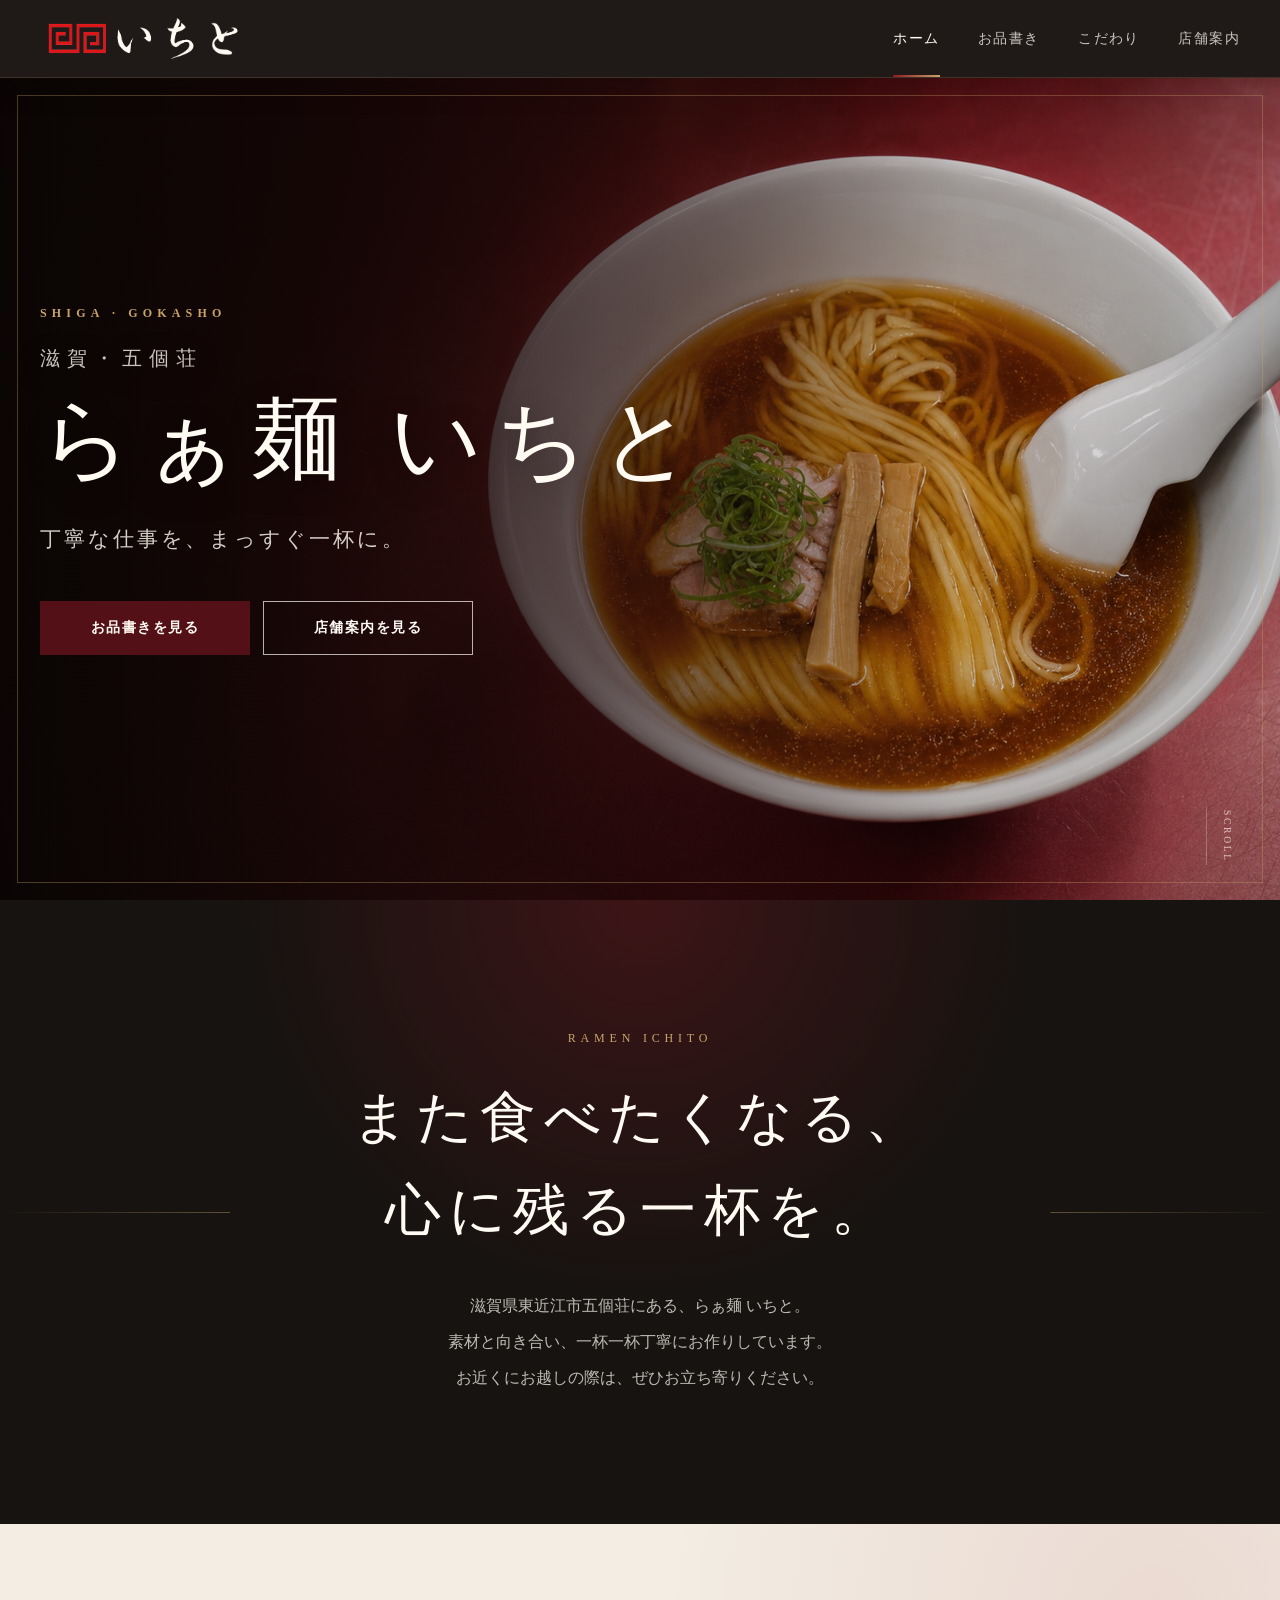
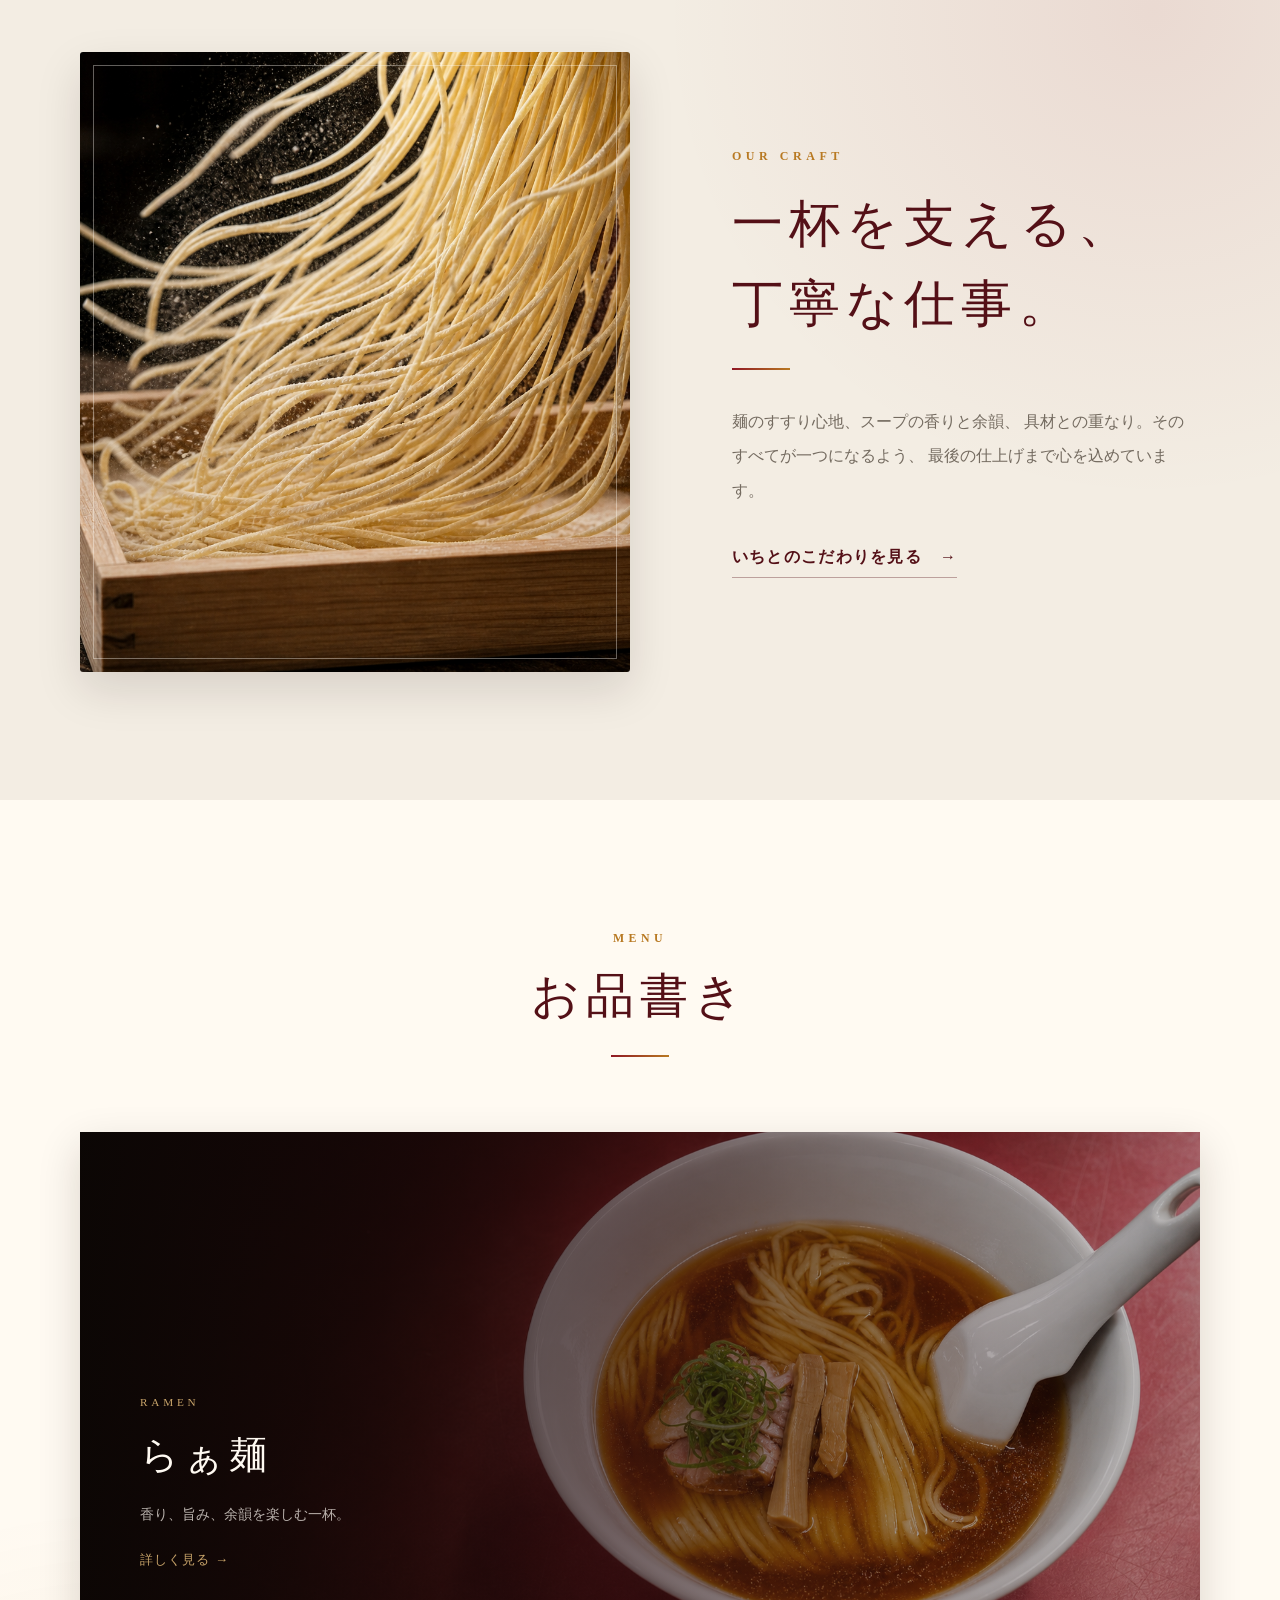
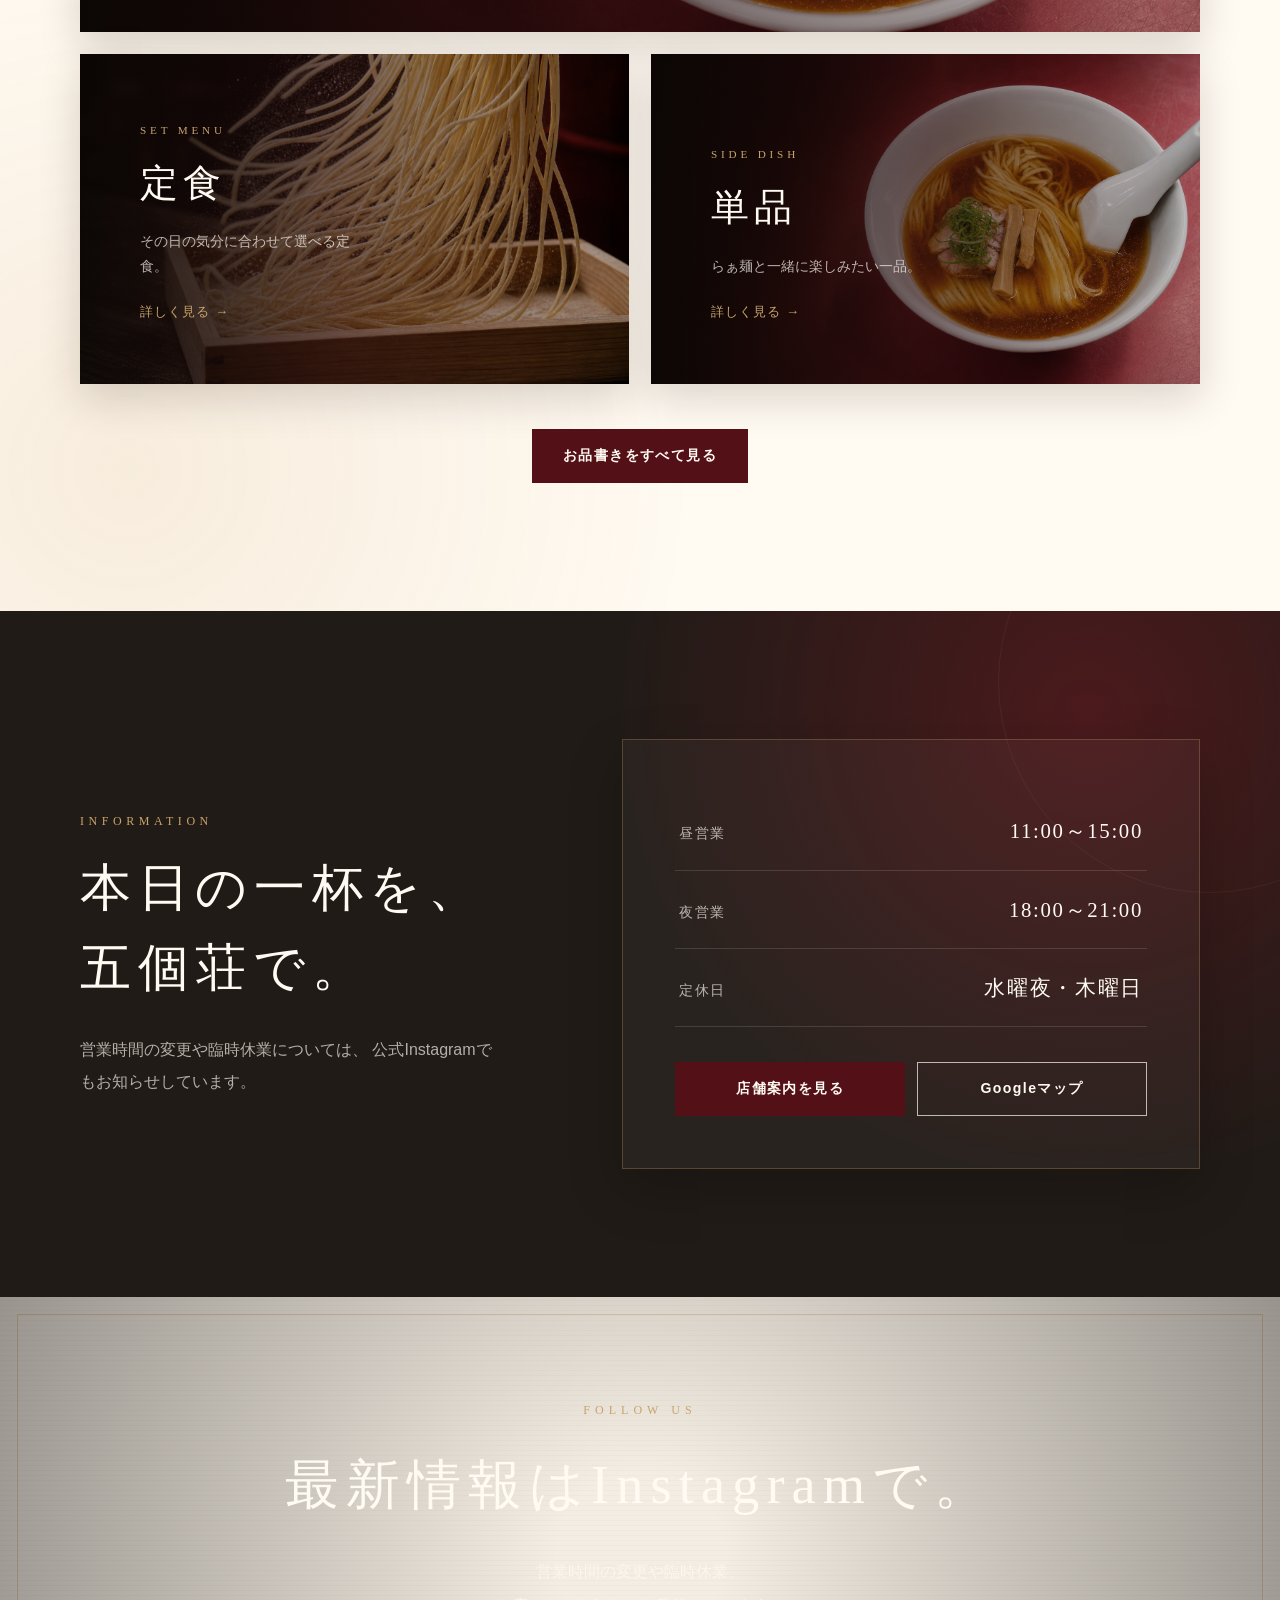
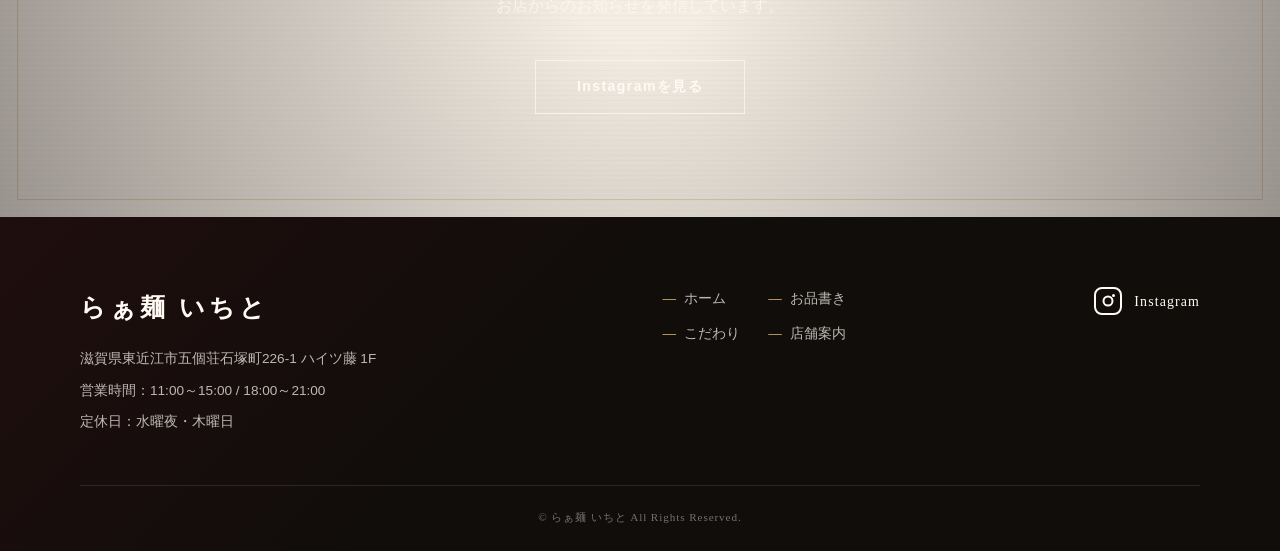
<file: ichito-site/index.html>
<!DOCTYPE html>
<html lang="ja">
<head>
<meta charset="UTF-8">

<meta
    name="viewport"
    content="width=device-width, initial-scale=1.0"
>

<meta
    name="description"
    content="滋賀県東近江市五個荘にある、らぁ麺いちと。昼11時から15時、夜18時から21時まで営業しています。"
>

<title>らぁ麺 いちと｜滋賀県東近江市五個荘</title>
<link
rel="icon"
href="images/favicon.ico"
sizes="any"
>

<link
rel="icon"
href="images/ichito-favicon.png"
type="image/png"
>
<link rel="stylesheet" href="css/common.css">
<link rel="stylesheet" href="css/index.css">

<script src="js/main.js" defer></script>
</head>

<body>

<!-- ヘッダー -->
<header class="header">
    <div class="header-inner">

<a
    href="index.html"
    class="logo"
    aria-label="らぁ麺いちと ホームへ"
>
    <img
    class="logo-image"
    src="images/ichito-header-logo-white.png"
    alt="らぁ麺 いちと"
    >
</a>

    <nav
        class="navigation"
        id="global-navigation"
        aria-label="メインメニュー"
    >
        <a href="index.html" class="current">ホーム</a>
        <a href="menu.html">お品書き</a>
        <a href="commitment.html">こだわり</a>
        <a href="shop.html">店舗案内</a>
    </nav>

    <button
        class="menu-toggle"
        type="button"
        aria-label="メニューを開く"
        aria-controls="global-navigation"
        aria-expanded="false"
    >
        <span class="menu-toggle-lines"></span>
    </button>

    </div>
</header>

<div class="menu-overlay" aria-hidden="true"></div>

<main>

    <!-- メインビジュアル -->
    <section class="hero">

    <div class="hero-content">

        <p class="hero-label">
        SHIGA · GOKASHO
        </p>

        <h1>
        <span class="hero-small">滋賀・五個荘</span>
        らぁ麺 いちと
        </h1>

        <p class="hero-description">
        丁寧な仕事を、まっすぐ一杯に。
        </p>

        <div class="hero-buttons">
        <a href="menu.html" class="button">
            お品書きを見る
        </a>

        <a href="shop.html" class="button button-light">
            店舗案内を見る
        </a>
        </div>

    </div>

    <a href="#introduction" class="scroll-indicator">
        <span>SCROLL</span>
        <span class="scroll-line"></span>
    </a>

    </section>

    <!-- はじめの紹介 -->
    <section
    class="section introduction"
    id="introduction"
    >
    <div class="inner introduction-inner">

        <p class="introduction-label">RAMEN ICHITO</p>

        <h2>
        また食べたくなる、<br>
        心に残る一杯を。
        </h2>

        <p>
        滋賀県東近江市五個荘にある、らぁ麺 いちと。<br>
        素材と向き合い、一杯一杯丁寧にお作りしています。<br>
        お近くにお越しの際は、ぜひお立ち寄りください。
        </p>

    </div>
    </section>

    <!-- こだわり -->
    <section class="section craft-section">
    <div class="inner">

        <div class="craft-layout">

        <div class="craft-image">
            <img
            src="images/noodles-dynamic.png"
            alt="丁寧に作られた麺"
            >
        </div>

        <div class="craft-content">

            <p class="craft-label">OUR CRAFT</p>

            <h2>
            一杯を支える、<br>
            丁寧な仕事。
            </h2>

            <p>
            麺のすすり心地、スープの香りと余韻、
            具材との重なり。そのすべてが一つになるよう、
            最後の仕上げまで心を込めています。
            </p>

            <a href="commitment.html" class="text-link">
            いちとのこだわりを見る
            <span aria-hidden="true">→</span>
            </a>

        </div>

        </div>

    </div>
    </section>

    <!-- お品書き -->
    <section class="section home-menu">
    <div class="inner">

        <div class="section-title">
        <p class="section-title-en">MENU</p>
        <h2>お品書き</h2>
        </div>

        <div class="home-menu-grid">

        <a
            href="menu.html#ramen"
            class="home-menu-card home-menu-card-main"
        >
            <div class="home-menu-image">
            <img
                src="images/ramen-hero.png"
                alt="いちとのらぁ麺"
            >
            </div>

            <div class="home-menu-content">
            <p class="home-menu-en">RAMEN</p>
            <h3>らぁ麺</h3>
            <p>香り、旨み、余韻を楽しむ一杯。</p>
            <span>詳しく見る →</span>
            </div>
        </a>

        <a
            href="menu.html#set-meal"
            class="home-menu-card"
        >
            <div class="home-menu-image">
            <img
                src="images/noodles-dynamic.png"
                alt="いちとの麺"
            >
            </div>

            <div class="home-menu-content">
            <p class="home-menu-en">SET MENU</p>
            <h3>定食</h3>
            <p>その日の気分に合わせて選べる定食。</p>
            <span>詳しく見る →</span>
            </div>
        </a>

        <a
            href="menu.html#side-menu"
            class="home-menu-card"
        >
            <div class="home-menu-image">
            <img
                src="images/ramen-hero.png"
                alt="いちとの料理"
            >
            </div>

            <div class="home-menu-content">
            <p class="home-menu-en">SIDE DISH</p>
            <h3>単品</h3>
            <p>らぁ麺と一緒に楽しみたい一品。</p>
            <span>詳しく見る →</span>
            </div>
        </a>

        </div>

        <div class="home-menu-button">
        <a href="menu.html" class="button">
            お品書きをすべて見る
        </a>
        </div>

    </div>
    </section>

    <!-- 営業案内 -->
    <section class="section business-section">
    <div class="inner">

        <div class="business-layout">

        <div class="business-heading">
            <p class="business-label">INFORMATION</p>

            <h2>
            本日の一杯を、<br>
            五個荘で。
            </h2>

            <p>
            営業時間の変更や臨時休業については、
            公式Instagramでもお知らせしています。
            </p>
        </div>

        <div class="business-information">

            <div class="business-row">
            <p class="business-name">昼営業</p>
            <p class="business-time">11:00～15:00</p>
            </div>

            <div class="business-row">
            <p class="business-name">夜営業</p>
            <p class="business-time">18:00～21:00</p>
            </div>

            <div class="business-row">
            <p class="business-name">定休日</p>
            <p class="business-time">
                水曜夜・木曜日
            </p>
            </div>

            <div class="business-buttons">
            <a href="shop.html" class="button">
                店舗案内を見る
            </a>

            <a
                href="https://www.google.com/maps/search/?api=1&query=滋賀県東近江市五個荘石塚町226-1+らぁ麺いちと"
                class="button button-light"
                target="_blank"
                rel="noopener noreferrer"
            >
                Googleマップ
            </a>
            </div>

        </div>

        </div>

    </div>
    </section>

    <!-- Instagram -->
    <section class="home-instagram">
    <div class="home-instagram-content">

        <p class="home-instagram-label">
        FOLLOW US
        </p>

        <h2>最新情報はInstagramで。</h2>

        <p>
        営業時間の変更や臨時休業、<br>
        お店からのお知らせを発信しています。
        </p>

        <a
        href="https://www.instagram.com/ramen_ichito/"
        class="button button-light"
        target="_blank"
        rel="noopener noreferrer"
        >
        Instagramを見る
        </a>

    </div>
    </section>

</main>

<!-- フッター -->
<footer class="footer">
    <div class="footer-inner">

    <div class="footer-shop">
        <p class="footer-logo">らぁ麺 いちと</p>
        <p>
        滋賀県東近江市五個荘石塚町226-1
        ハイツ藤 1F
        </p>
        <p>営業時間：11:00～15:00 / 18:00～21:00</p>
        <p>定休日：水曜夜・木曜日</p>
    </div>

    <div class="footer-links">
        <a href="index.html">ホーム</a>
        <a href="menu.html">お品書き</a>
        <a href="commitment.html">こだわり</a>
        <a href="shop.html">店舗案内</a>
    </div>

    <a
        class="instagram-link"
        href="https://www.instagram.com/ramen_ichito/"
        target="_blank"
        rel="noopener noreferrer"
        aria-label="らぁ麺いちとのInstagramを見る"
    >
        <span class="instagram-icon" aria-hidden="true">
        <span class="instagram-circle"></span>
        <span class="instagram-dot"></span>
        </span>

        <span>Instagram</span>
    </a>

    </div>

    <p class="copyright">
    &copy; らぁ麺 いちと All Rights Reserved.
    </p>
</footer>
<button
    class="back-to-top"
    type="button"
    aria-label="ページ上部へ戻る"
>
    <span aria-hidden="true">↑</span>
</button>
</body>
</html>
</file>
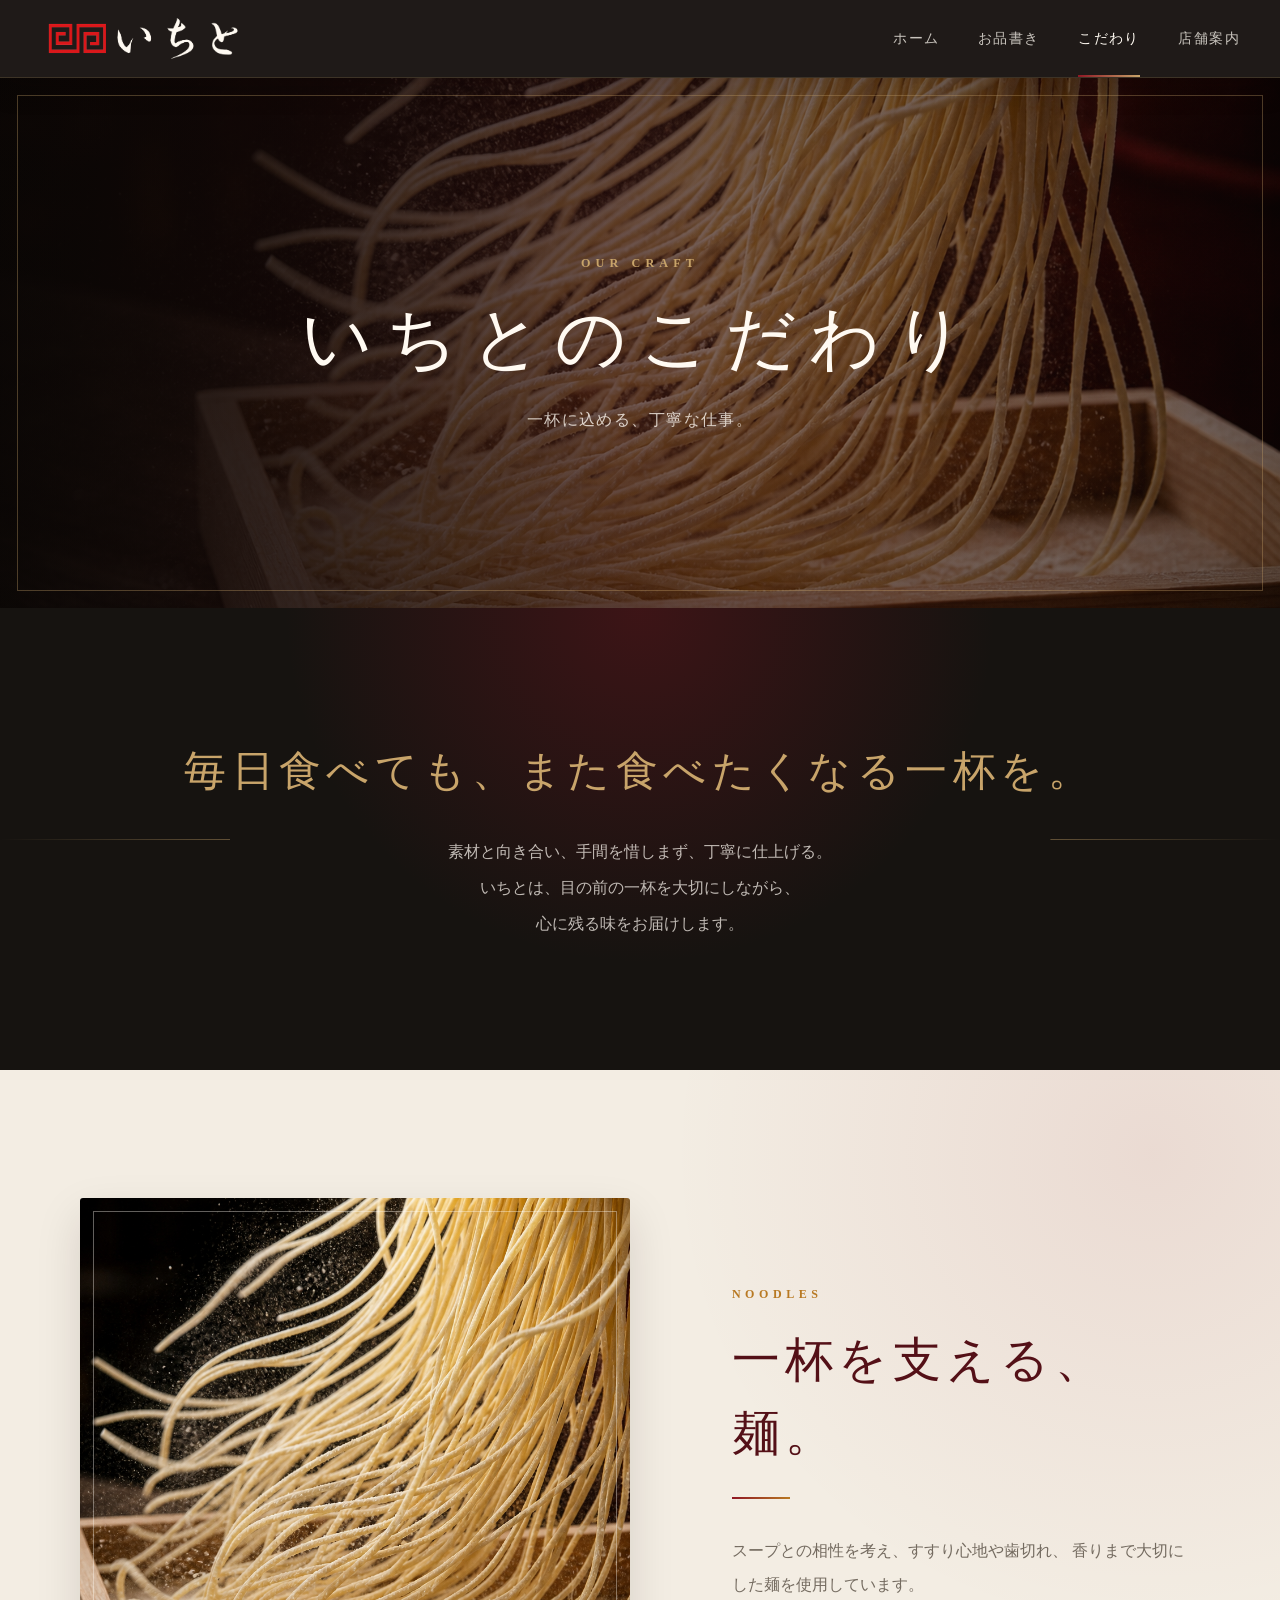
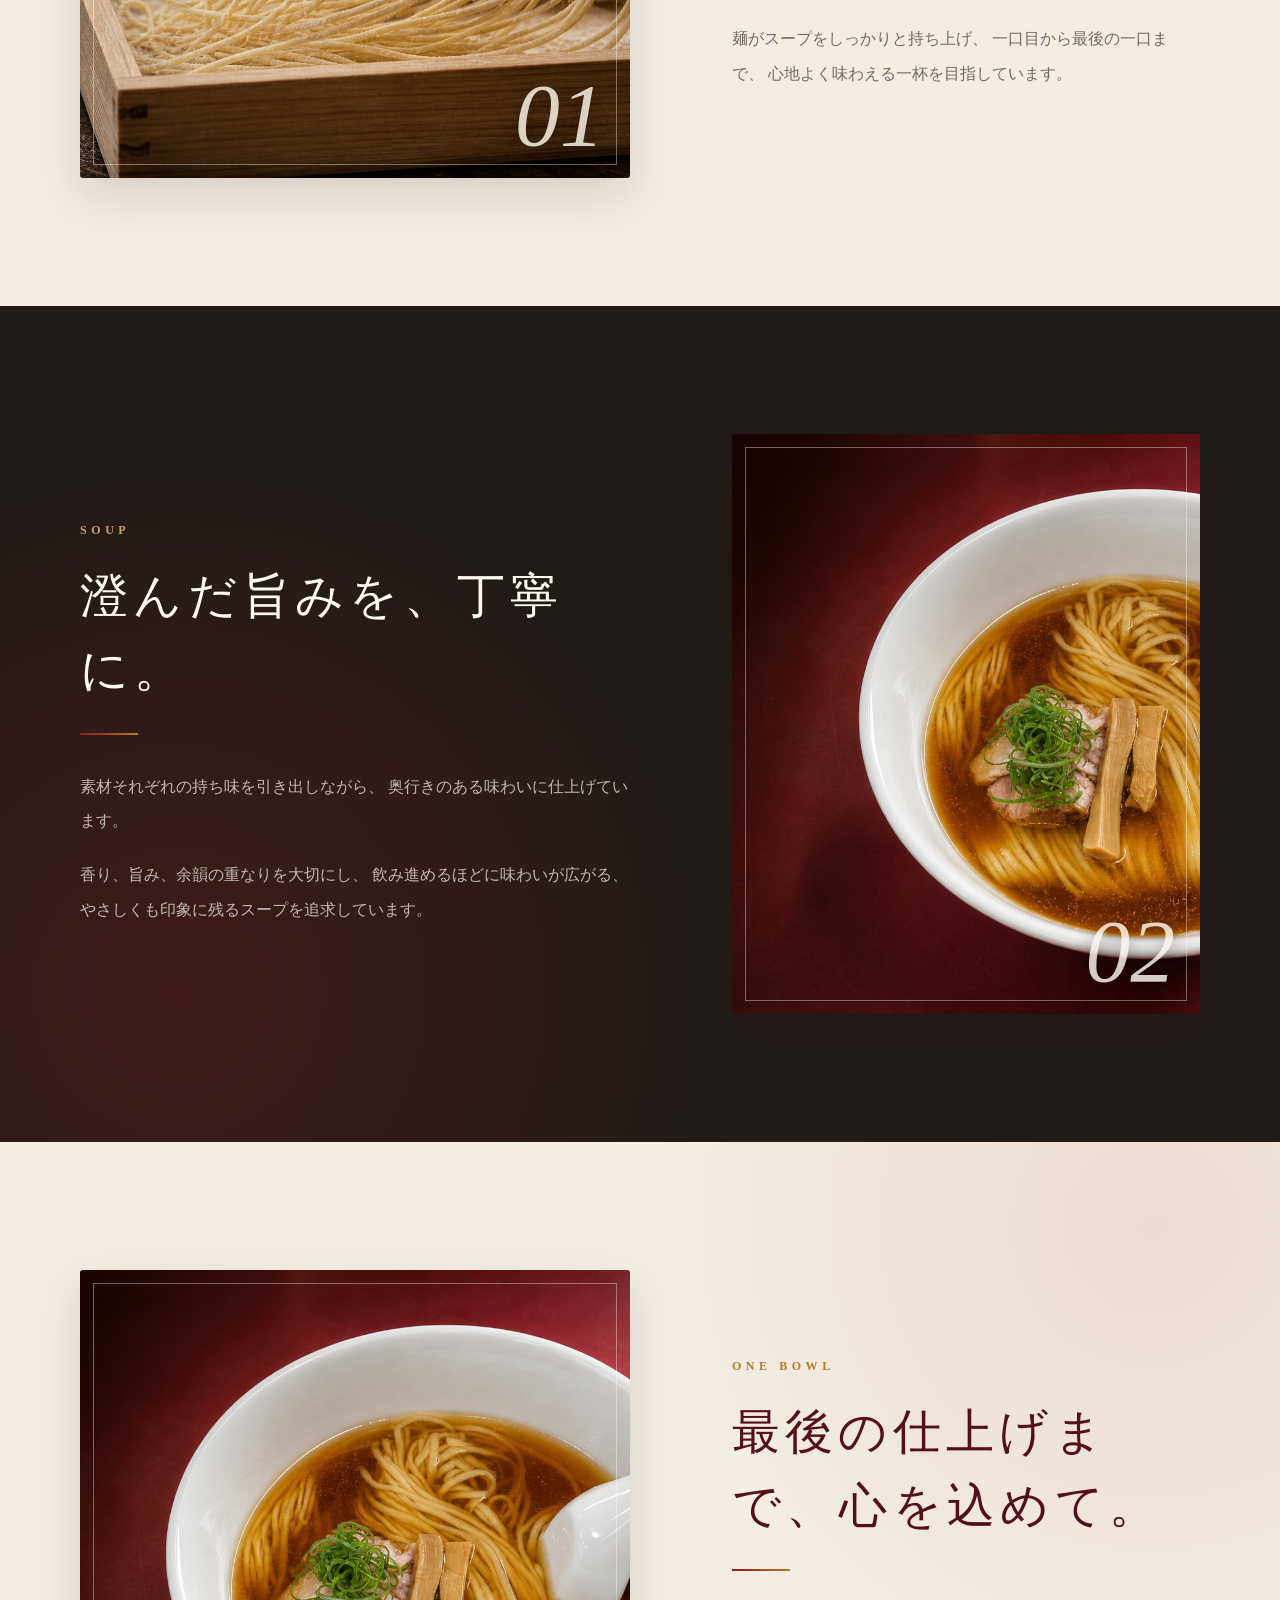
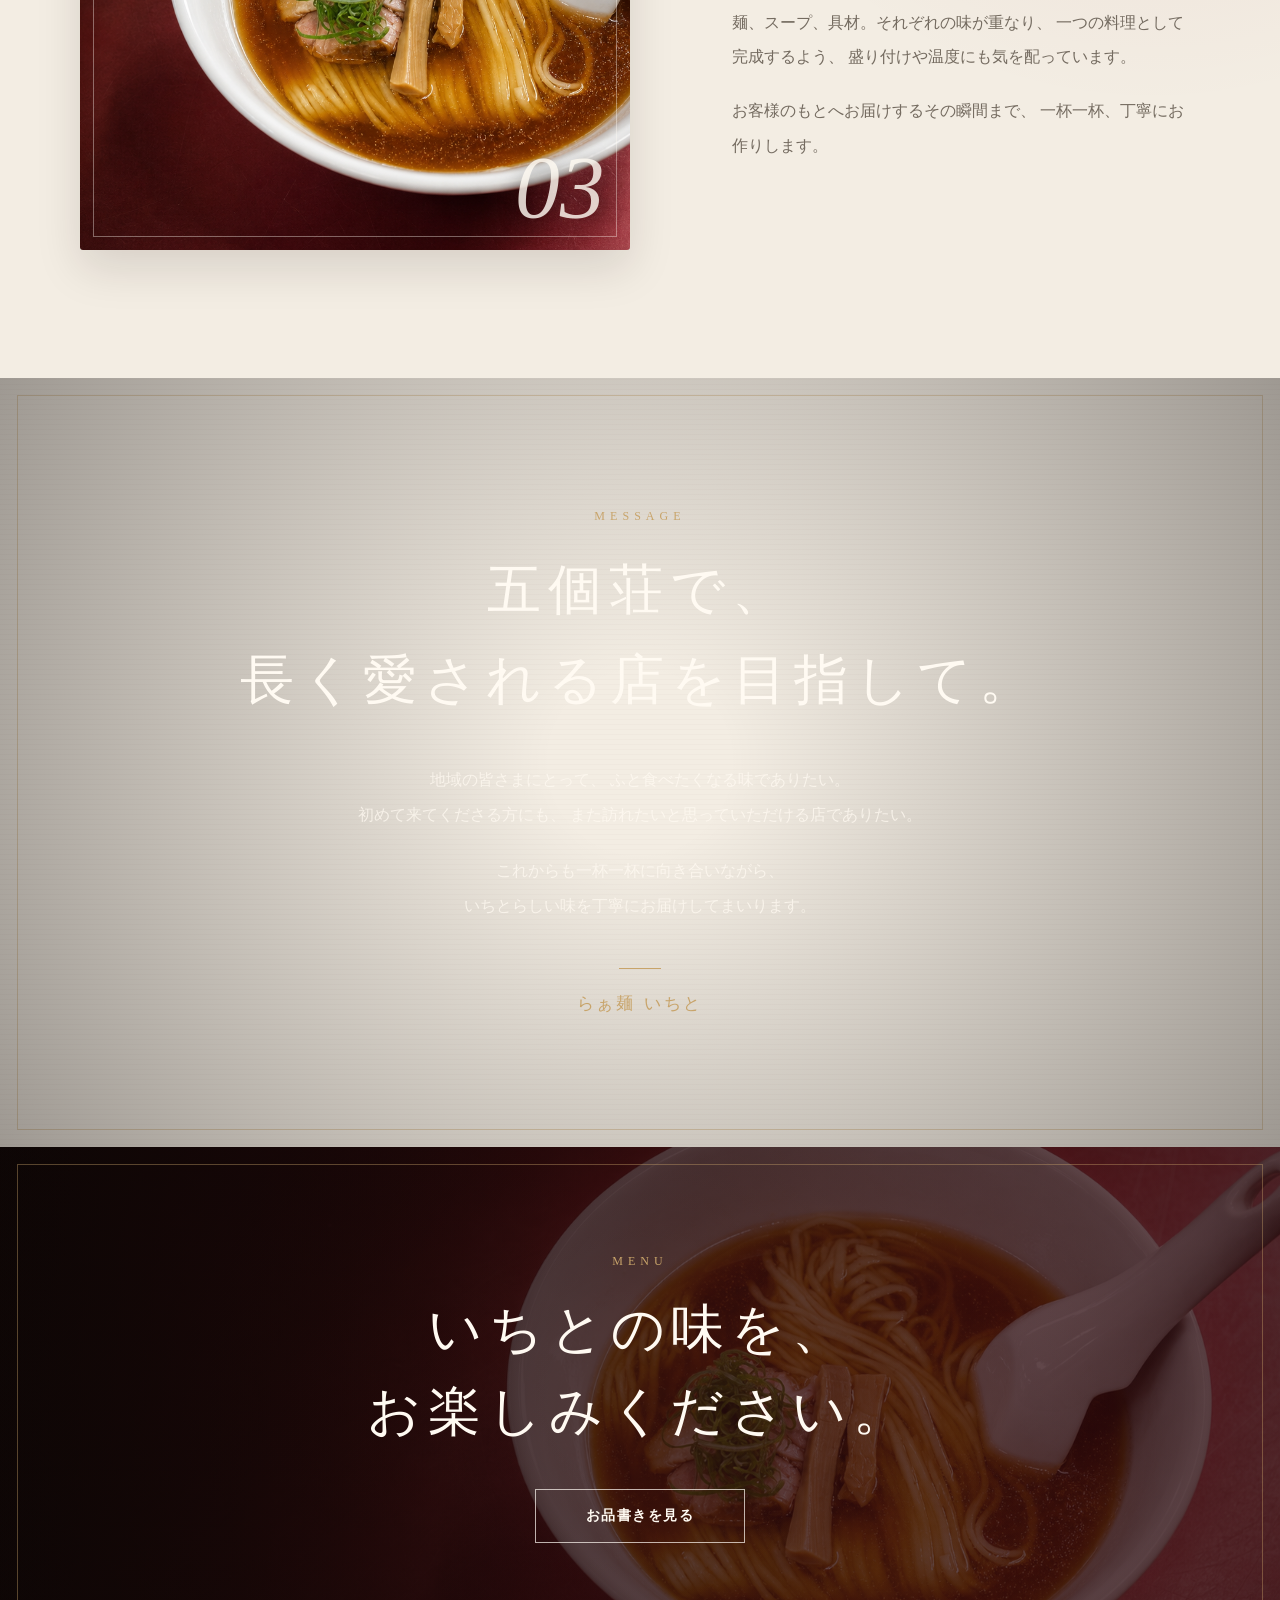
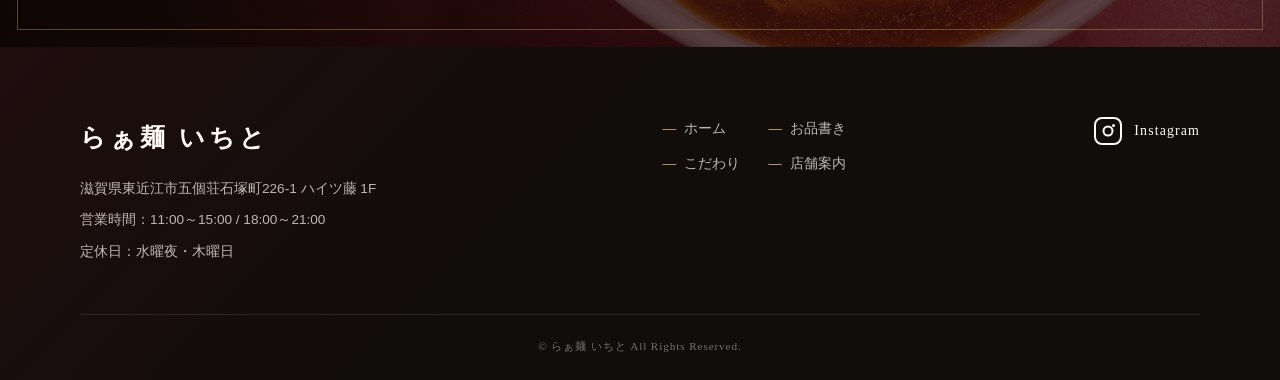
<file: ichito-site/commitment.html>
<!DOCTYPE html>
<html lang="ja">
<head>
<meta charset="UTF-8">

<meta
    name="viewport"
    content="width=device-width, initial-scale=1.0"
>

<meta
    name="description"
    content="滋賀県東近江市五個荘にある、らぁ麺いちとの麺・スープ・一杯へのこだわりをご紹介します。"
>

<title>いちとのこだわり｜らぁ麺 いちと</title>
<link
rel="icon"
href="images/favicon.ico"
sizes="any"
>

<link
rel="icon"
href="images/ichito-favicon.png"
type="image/png"
>
<link rel="stylesheet" href="css/common.css">
<link rel="stylesheet" href="css/commitment.css">

<script src="js/main.js" defer></script>
</head>

<body>

<!-- ヘッダー -->
<header class="header">
    <div class="header-inner">

<a
    href="index.html"
    class="logo"
    aria-label="らぁ麺いちと ホームへ"
    >
<img
    class="logo-image"
    src="images/ichito-header-logo-white.png"
    alt="らぁ麺 いちと"
    >
</a>

    <nav
        class="navigation"
        id="global-navigation"
        aria-label="メインメニュー"
    >
        <a href="index.html">ホーム</a>
        <a href="menu.html">お品書き</a>
        <a href="commitment.html" class="current">こだわり</a>
        <a href="shop.html">店舗案内</a>
    </nav>

    <button
        class="menu-toggle"
        type="button"
        aria-label="メニューを開く"
        aria-controls="global-navigation"
        aria-expanded="false"
    >
        <span class="menu-toggle-lines"></span>
    </button>

    </div>
</header>

<div class="menu-overlay" aria-hidden="true"></div>

<main>

    <!-- ページタイトル -->
    <section class="page-header commitment-header">
    <div class="page-header-content">

        <p class="page-header-en">OUR CRAFT</p>

        <h1>いちとのこだわり</h1>

        <p>
        一杯に込める、丁寧な仕事。
        </p>

    </div>
    </section>

    <!-- はじめの文章 -->
    <section class="section commitment-introduction">
    <div class="inner">

        <p class="commitment-lead">
        毎日食べても、また食べたくなる一杯を。
        </p>

        <p class="commitment-description">
        素材と向き合い、手間を惜しまず、丁寧に仕上げる。<br>
        いちとは、目の前の一杯を大切にしながら、<br>
        心に残る味をお届けします。
        </p>

    </div>
    </section>

    <!-- 麺へのこだわり -->
    <section class="section commitment-section">
    <div class="inner">

        <div class="commitment-row">

        <div class="commitment-image">
            <img
            src="images/noodles-dynamic.png"
            alt="丁寧に作られた麺"
            >

            <span class="commitment-number">
            01
            </span>
        </div>

        <div class="commitment-text">

            <p class="commitment-label">
            NOODLES
            </p>

            <h2>
            一杯を支える、麺。
            </h2>

            <p>
            スープとの相性を考え、すすり心地や歯切れ、
            香りまで大切にした麺を使用しています。
            </p>

            <p>
            麺がスープをしっかりと持ち上げ、
            一口目から最後の一口まで、
            心地よく味わえる一杯を目指しています。
            </p>

        </div>

        </div>

    </div>
    </section>

    <!-- スープへのこだわり -->
    <section class="section commitment-section commitment-section-dark">
    <div class="inner">

        <div class="commitment-row commitment-row-reverse">

        <div class="commitment-image">
            <img
            src="images/ramen-hero.png"
            alt="いちとのらぁ麺"
            >

            <span class="commitment-number">
            02
            </span>
        </div>

        <div class="commitment-text">

            <p class="commitment-label">
            SOUP
            </p>

            <h2>
            澄んだ旨みを、丁寧に。
            </h2>

            <p>
            素材それぞれの持ち味を引き出しながら、
            奥行きのある味わいに仕上げています。
            </p>

            <p>
            香り、旨み、余韻の重なりを大切にし、
            飲み進めるほどに味わいが広がる、
            やさしくも印象に残るスープを追求しています。
            </p>

        </div>

        </div>

    </div>
    </section>

    <!-- 一杯へのこだわり -->
    <section class="section commitment-section">
    <div class="inner">

        <div class="commitment-row">

        <div class="commitment-image commitment-image-detail">
            <img
            src="images/ramen-hero.png"
            alt="丁寧に仕上げられたらぁ麺"
            >

            <span class="commitment-number">
            03
            </span>
        </div>

        <div class="commitment-text">

            <p class="commitment-label">
            ONE BOWL
            </p>

            <h2>
            最後の仕上げまで、心を込めて。
            </h2>

            <p>
            麺、スープ、具材。それぞれの味が重なり、
            一つの料理として完成するよう、
            盛り付けや温度にも気を配っています。
            </p>

            <p>
            お客様のもとへお届けするその瞬間まで、
            一杯一杯、丁寧にお作りします。
            </p>

        </div>

        </div>

    </div>
    </section>

    <!-- お店の想い -->
    <section class="section owner-message">
    <div class="inner owner-message-inner">

        <p class="owner-message-label">
        MESSAGE
        </p>

        <h2>
        五個荘で、<br>
        長く愛される店を目指して。
        </h2>

        <p>
        地域の皆さまにとって、
        ふと食べたくなる味でありたい。<br>
        初めて来てくださる方にも、
        また訪れたいと思っていただける店でありたい。
        </p>

        <p>
        これからも一杯一杯に向き合いながら、<br>
        いちとらしい味を丁寧にお届けしてまいります。
        </p>

        <p class="owner-sign">
        らぁ麺 いちと
        </p>

    </div>
    </section>

    <!-- お品書きへのリンク -->
    <section class="commitment-bottom">
    <div class="commitment-bottom-content">

        <p class="commitment-bottom-en">
        MENU
        </p>

        <h2>
        いちとの味を、<br>
        お楽しみください。
        </h2>

        <a href="menu.html" class="button button-light">
        お品書きを見る
        </a>

    </div>
    </section>

</main>

<!-- フッター -->
<footer class="footer">
    <div class="footer-inner">

    <div class="footer-shop">

        <p class="footer-logo">
        らぁ麺 いちと
        </p>

        <p>
        滋賀県東近江市五個荘石塚町226-1
        ハイツ藤 1F
        </p>

        <p>
        営業時間：11:00～15:00 / 18:00～21:00
        </p>

        <p>
        定休日：水曜夜・木曜日
        </p>

    </div>

    <div class="footer-links">
        <a href="index.html">ホーム</a>
        <a href="menu.html">お品書き</a>
        <a href="commitment.html">こだわり</a>
        <a href="shop.html">店舗案内</a>
    </div>

    <a
        class="instagram-link"
        href="https://www.instagram.com/ramen_ichito/"
        target="_blank"
        rel="noopener noreferrer"
        aria-label="らぁ麺いちとのInstagramを見る"
    >
        <span class="instagram-icon" aria-hidden="true">
        <span class="instagram-circle"></span>
        <span class="instagram-dot"></span>
        </span>

        <span>Instagram</span>
    </a>

    </div>

    <p class="copyright">
    &copy; らぁ麺 いちと All Rights Reserved.
    </p>
</footer>

<button
    class="back-to-top"
    type="button"
    aria-label="ページ上部へ戻る"
>
    <span aria-hidden="true">↑</span>
</button>
</body>
</html>
</file>
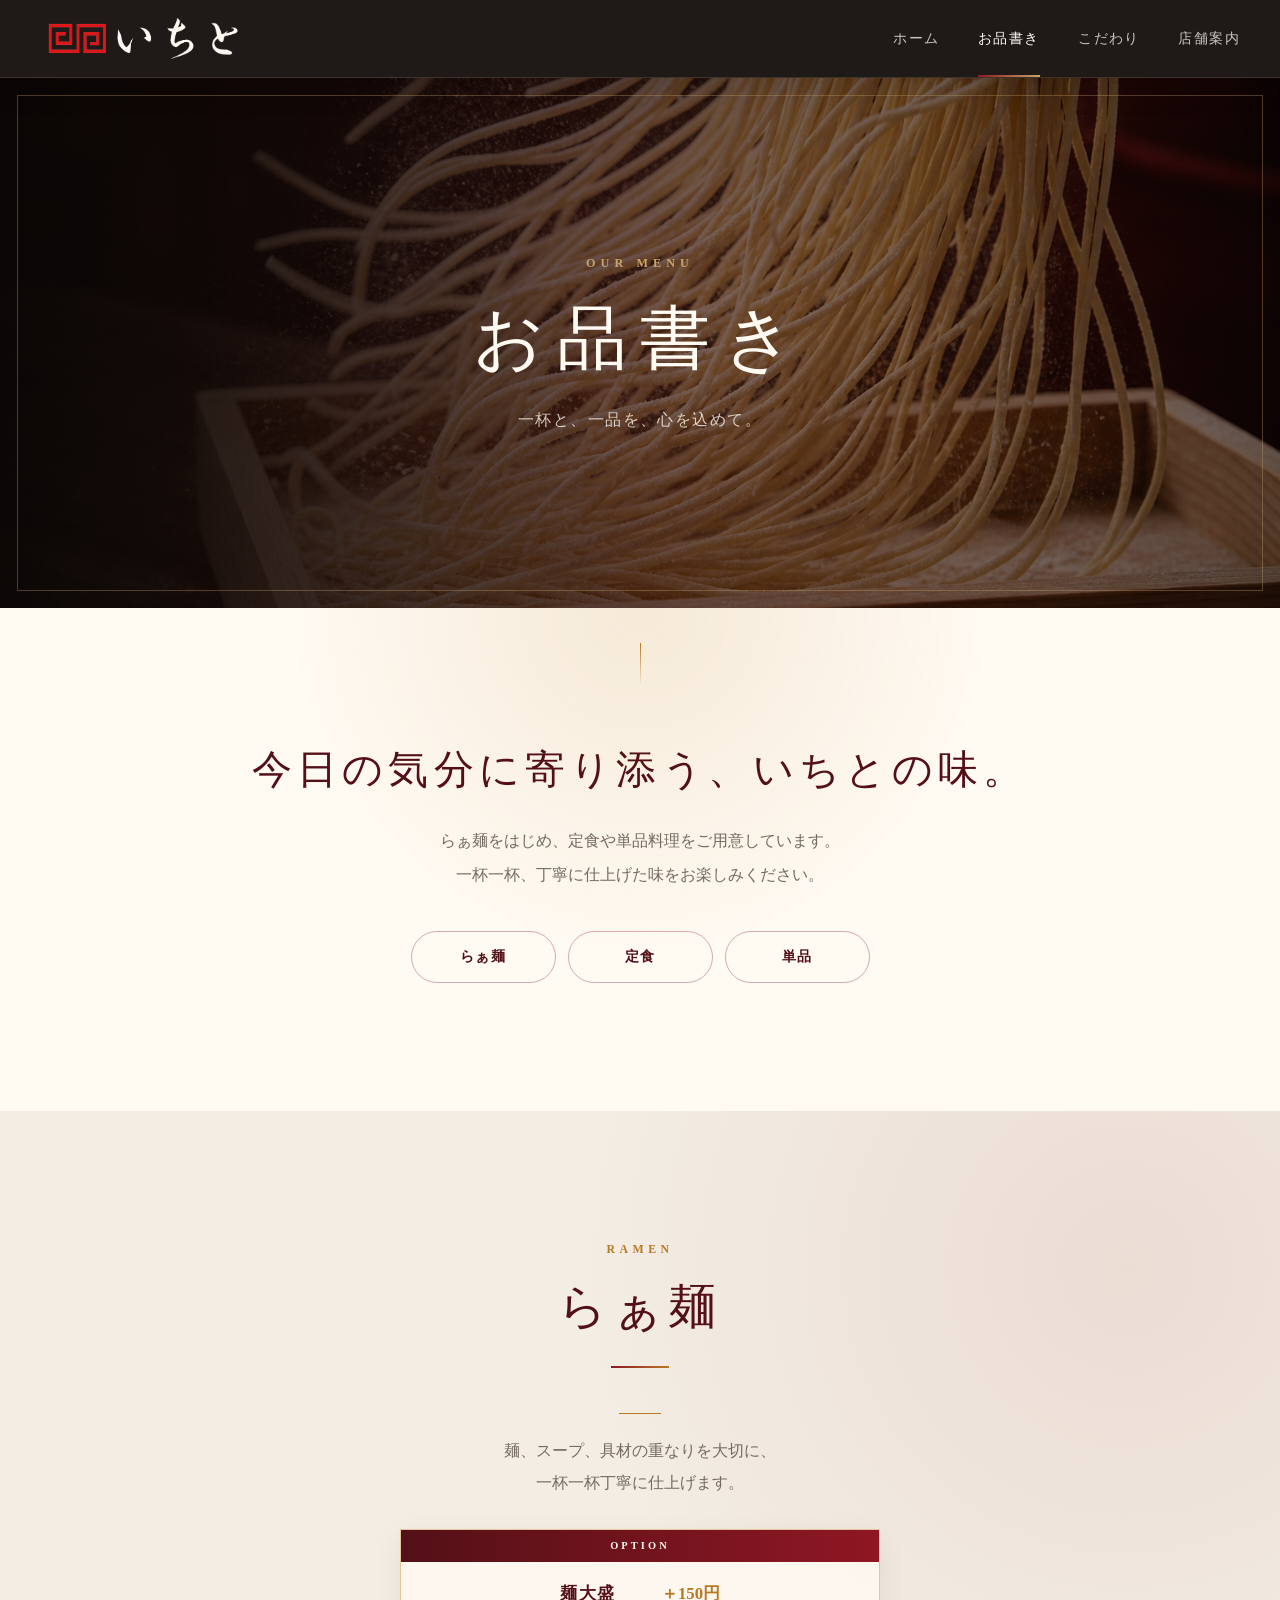
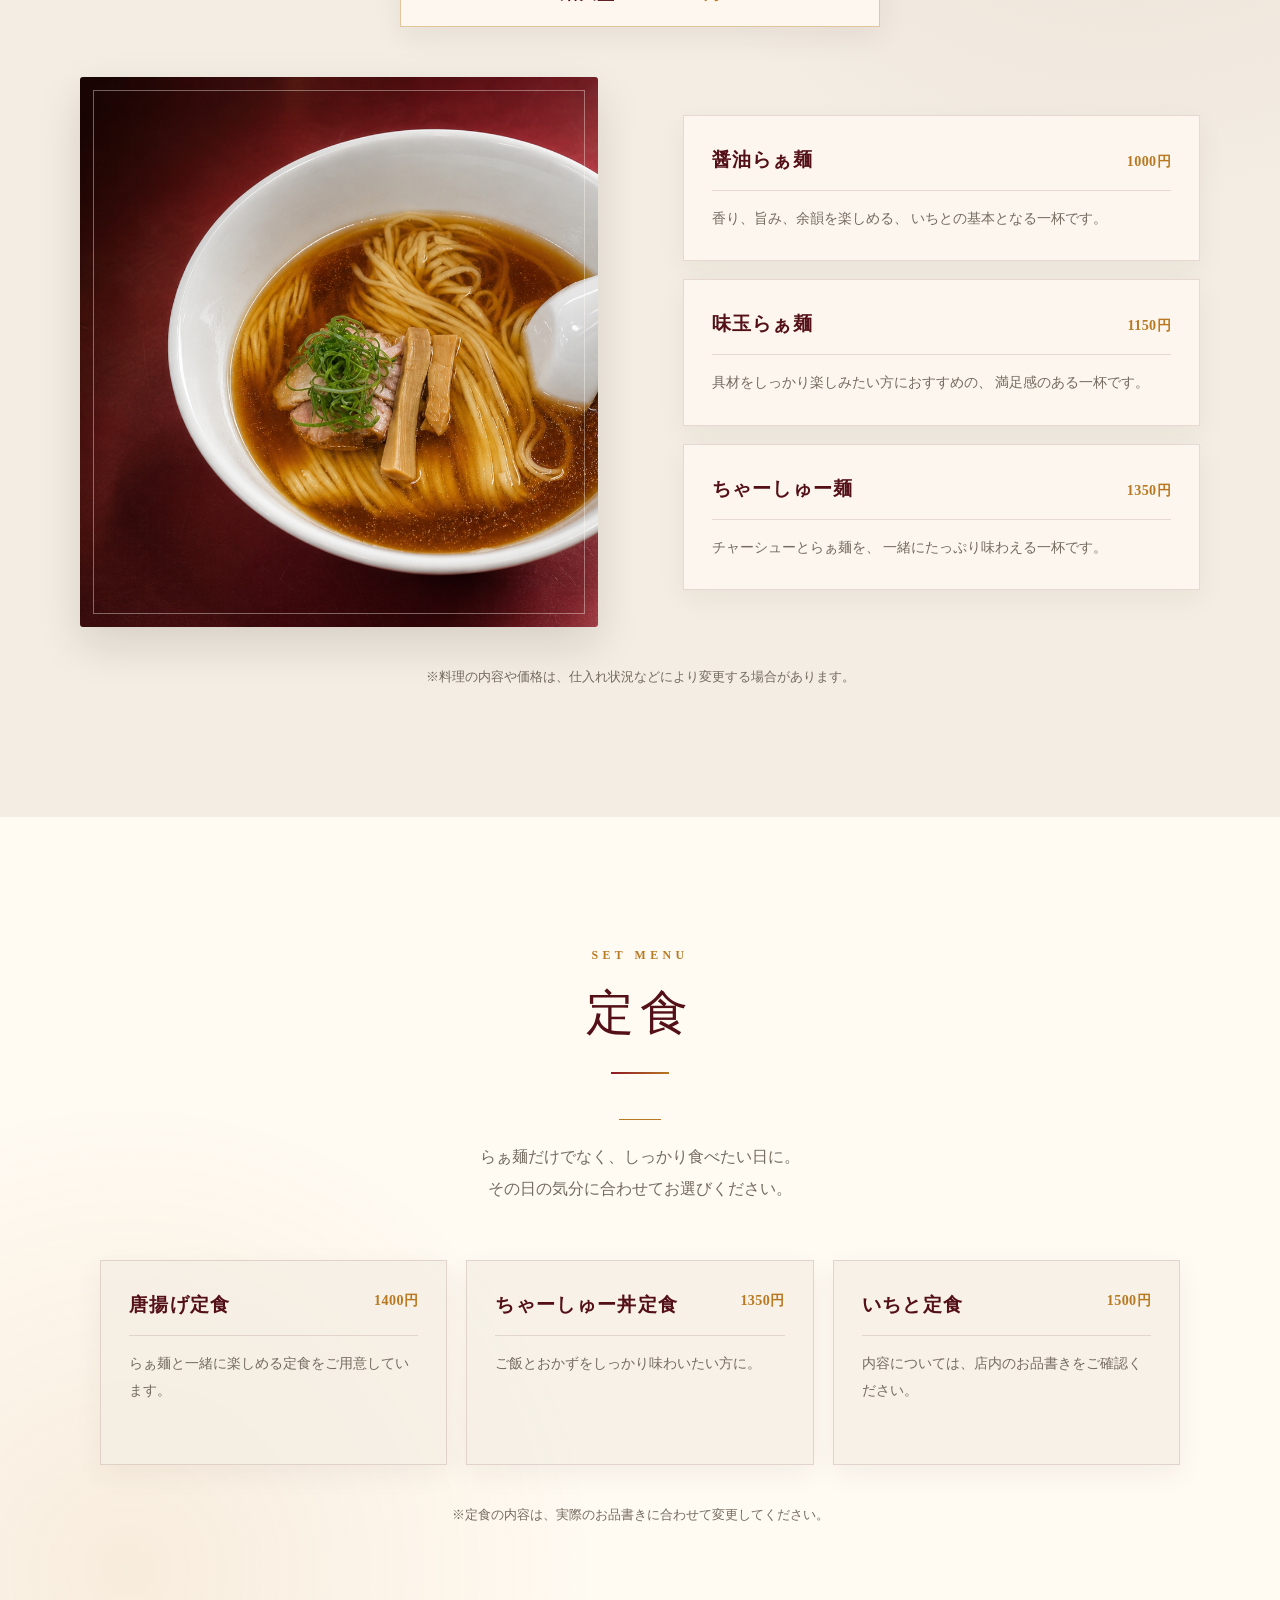
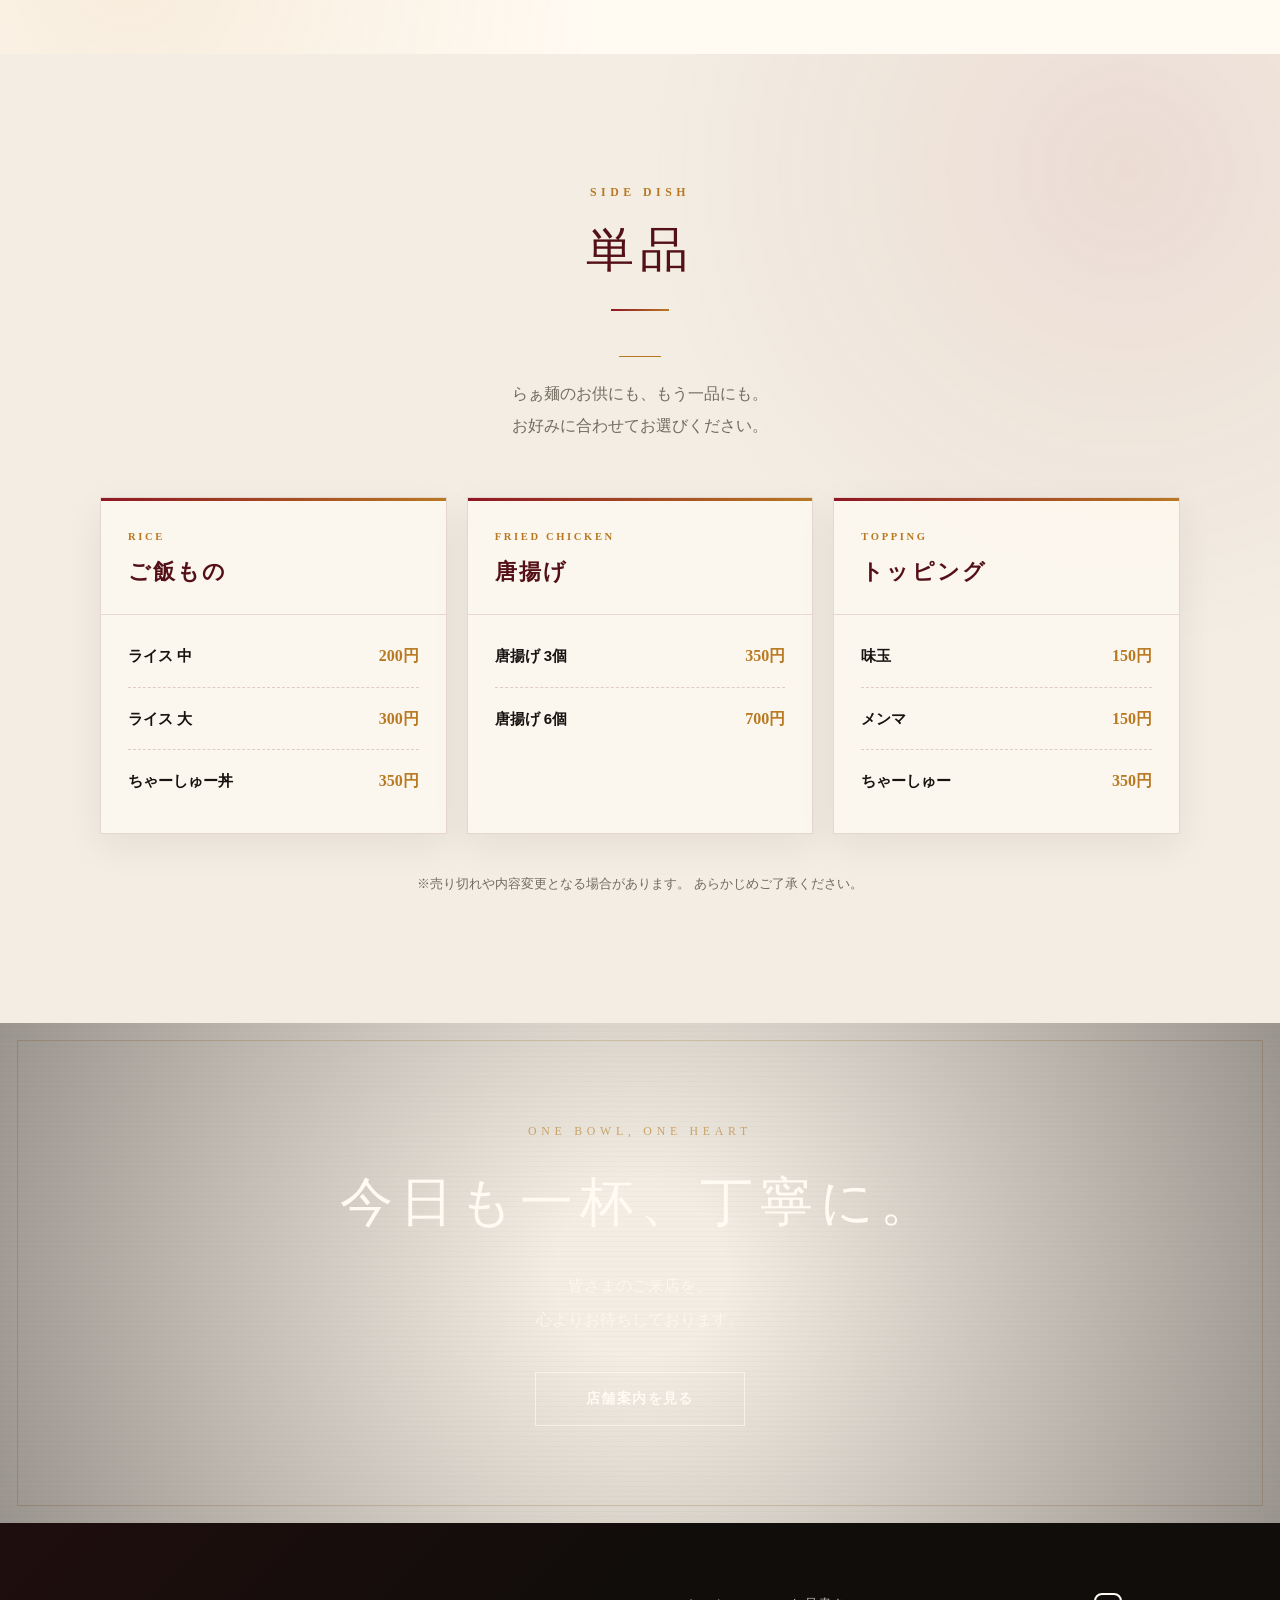
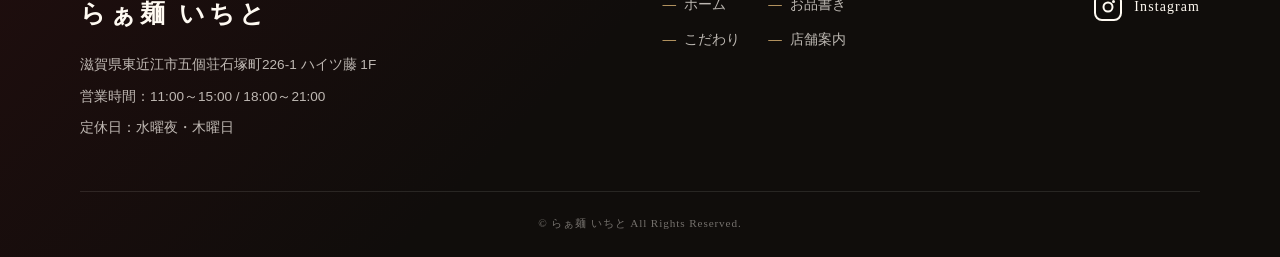
<file: ichito-site/menu.html>
<!DOCTYPE html>
<html lang="ja">
<head>
<meta charset="UTF-8">

<meta
    name="viewport"
    content="width=device-width, initial-scale=1.0"
>

<meta
    name="description"
    content="滋賀県東近江市五個荘にある、らぁ麺いちとのお品書きです。らぁ麺、定食、単品料理をご案内します。"
>

<title>お品書き｜らぁ麺 いちと</title>
<link
rel="icon"
href="images/favicon.ico"
sizes="any"
>

<link
rel="icon"
href="images/ichito-favicon.png"
type="image/png"
>
<link rel="stylesheet" href="css/common.css">
<link rel="stylesheet" href="css/menu.css">

<script src="js/main.js" defer></script>
</head>

<body>

<!-- ヘッダー -->
<header class="header">
    <div class="header-inner">

<a
    href="index.html"
    class="logo"
    aria-label="らぁ麺いちと ホームへ"
>
    <img
        class="logo-image"
        src="images/ichito-header-logo-white.png"
        alt="らぁ麺 いちと"
    >
</a>

    <nav
        class="navigation"
        id="global-navigation"
        aria-label="メインメニュー"
    >
        <a href="index.html">ホーム</a>
        <a href="menu.html" class="current">お品書き</a>
        <a href="commitment.html">こだわり</a>
        <a href="shop.html">店舗案内</a>
    </nav>

    <button
        class="menu-toggle"
        type="button"
        aria-label="メニューを開く"
        aria-controls="global-navigation"
        aria-expanded="false"
    >
        <span class="menu-toggle-lines"></span>
    </button>

    </div>
</header>

<div class="menu-overlay" aria-hidden="true"></div>

<main>

    <!-- ページタイトル -->
    <section class="page-header menu-header">
    <div class="page-header-content">

        <p class="page-header-en">OUR MENU</p>

        <h1>お品書き</h1>

        <p>
        一杯と、一品を、心を込めて。
        </p>

    </div>
    </section>

    <!-- メニュー紹介 -->
    <section class="section menu-introduction">
    <div class="inner">

        <p class="menu-lead">
        今日の気分に寄り添う、いちとの味。
        </p>

        <p class="menu-description">
        らぁ麺をはじめ、定食や単品料理をご用意しています。<br>
        一杯一杯、丁寧に仕上げた味をお楽しみください。
        </p>

        <nav
        class="category-navigation"
        aria-label="お品書きカテゴリー"
        >
        <a href="#ramen">らぁ麺</a>
        <a href="#set-meal">定食</a>
        <a href="#side-menu">単品</a>
        </nav>

    </div>
    </section>

    <!-- らぁ麺 -->
    <section
    class="section menu-section"
    id="ramen"
    >
    <div class="inner">

        <div class="section-title">
        <p class="section-title-en">RAMEN</p>
        <h2>らぁ麺</h2>
        </div>

        <p class="category-description">
        麺、スープ、具材の重なりを大切に、<br>
        一杯一杯丁寧に仕上げます。
        </p>

        <div class="ramen-option">
        <span class="ramen-option-label">OPTION</span>

        <div class="ramen-option-detail">
            <span class="ramen-option-name">麺大盛</span>
            <span class="ramen-option-price">＋150円</span>
        </div>
        </div>

        <div class="menu-category-layout">

        <div class="menu-category-image">
            <img
            src="images/ramen-hero.png"
            alt="いちとのらぁ麺"
            >
        </div>

        <div class="menu-items">

            <!--
            料理名・価格・説明は
            実際のメニューに合わせて変更してください
            -->

            <article class="menu-item">
            <div class="menu-item-heading">
                <h3>醤油らぁ麺</h3>
                <p class="menu-price">1000円</p>
            </div>

            <p>
                香り、旨み、余韻を楽しめる、
                いちとの基本となる一杯です。
            </p>
            </article>

            <article class="menu-item">
            <div class="menu-item-heading">
                <h3>味玉らぁ麺</h3>
                <p class="menu-price">1150円</p>
            </div>

            <p>
                具材をしっかり楽しみたい方におすすめの、
                満足感のある一杯です。
            </p>
            </article>

            <article class="menu-item">
            <div class="menu-item-heading">
                <h3>ちゃーしゅー麺</h3>
                <p class="menu-price">1350円</p>
            </div>

            <p>
                チャーシューとらぁ麺を、
                一緒にたっぷり味わえる一杯です。
            </p>
            </article>

        </div>

        </div>

        <p class="menu-note">
        ※料理の内容や価格は、仕入れ状況などにより変更する場合があります。
        </p>

    </div>
    </section>

    <!-- 定食 -->
    <section
    class="section menu-section menu-section-light"
    id="set-meal"
    >
    <div class="inner">

        <div class="section-title">
        <p class="section-title-en">SET MENU</p>
        <h2>定食</h2>
        </div>

        <p class="category-description">
        らぁ麺だけでなく、しっかり食べたい日に。<br>
        その日の気分に合わせてお選びください。
        </p>

        <div class="menu-list-grid">

        <article class="menu-item">
            <div class="menu-item-heading">
            <h3>唐揚げ定食</h3>
            <p class="menu-price">1400円</p>
            </div>

            <p>
            らぁ麺と一緒に楽しめる定食をご用意しています。
            </p>
        </article>

        <article class="menu-item">
            <div class="menu-item-heading">
            <h3>ちゃーしゅー丼定食</h3>
            <p class="menu-price">1350円</p>
            </div>

            <p>
            ご飯とおかずをしっかり味わいたい方に。
            </p>
        </article>

        <article class="menu-item">
            <div class="menu-item-heading">
            <h3>いちと定食</h3>
            <p class="menu-price">1500円</p>
            </div>

            <p>
            内容については、店内のお品書きをご確認ください。
            </p>
        </article>

        </div>

        <p class="menu-note">
        ※定食の内容は、実際のお品書きに合わせて変更してください。
        </p>

    </div>
    </section>

<!-- 単品 -->
<section
class="section menu-section"
id="side-menu"
>
<div class="inner">

    <div class="section-title">
    <p class="section-title-en">SIDE DISH</p>
    <h2>単品</h2>
    </div>

    <p class="category-description">
    らぁ麺のお供にも、もう一品にも。<br>
    お好みに合わせてお選びください。
    </p>

    <div class="side-menu-groups">

    <!-- ご飯もの -->
    <article class="side-menu-group">

        <div class="side-menu-heading">
        <p class="side-menu-en">RICE</p>
        <h3>ご飯もの</h3>
        </div>

        <dl class="side-price-list">

        <div class="side-price-row">
            <dt>ライス 中</dt>
            <dd>200円</dd>
        </div>

        <div class="side-price-row">
            <dt>ライス 大</dt>
            <dd>300円</dd>
        </div>

        <div class="side-price-row">
            <dt>ちゃーしゅー丼</dt>
            <dd>350円</dd>
        </div>

        </dl>

    </article>

    <!-- 唐揚げ -->
    <article class="side-menu-group">

        <div class="side-menu-heading">
        <p class="side-menu-en">FRIED CHICKEN</p>
        <h3>唐揚げ</h3>
        </div>

        <dl class="side-price-list">

        <div class="side-price-row">
            <dt>唐揚げ 3個</dt>
            <dd>350円</dd>
        </div>

        <div class="side-price-row">
            <dt>唐揚げ 6個</dt>
            <dd>700円</dd>
        </div>

        </dl>

    </article>

    <!-- トッピング -->
    <article class="side-menu-group">

        <div class="side-menu-heading">
        <p class="side-menu-en">TOPPING</p>
        <h3>トッピング</h3>
        </div>

        <dl class="side-price-list">
        <div class="side-price-row">
            <dt>味玉</dt>
            <dd>150円</dd>
        </div>

        <div class="side-price-row">
            <dt>メンマ</dt>
            <dd>150円</dd>
        </div>

        <div class="side-price-row">
            <dt>ちゃーしゅー</dt>
            <dd>350円</dd>
        </div>

        </dl>

    </article>
    </div>

    <p class="menu-note">
    ※売り切れや内容変更となる場合があります。
    あらかじめご了承ください。
    </p>

</div>
</section>

    <!-- ページ下部 -->
    <section class="menu-message">
    <div class="menu-message-content">

        <p class="menu-message-small">ONE BOWL, ONE HEART</p>

        <h2>
        今日も一杯、丁寧に。
        </h2>

        <p>
        皆さまのご来店を、<br>
        心よりお待ちしております。
        </p>

        <a href="shop.html" class="button button-light">
        店舗案内を見る
        </a>

    </div>
    </section>

</main>

<!-- フッター -->
<footer class="footer">
    <div class="footer-inner">

    <div class="footer-shop">
        <p class="footer-logo">らぁ麺 いちと</p>

        <p>
        滋賀県東近江市五個荘石塚町226-1
        ハイツ藤 1F
        </p>

        <p>
        営業時間：11:00～15:00 / 18:00～21:00
        </p>

        <p>定休日：水曜夜・木曜日</p>
    </div>

    <div class="footer-links">
        <a href="index.html">ホーム</a>
        <a href="menu.html">お品書き</a>
        <a href="commitment.html">こだわり</a>
        <a href="shop.html">店舗案内</a>
    </div>

    <a
        class="instagram-link"
        href="https://www.instagram.com/ramen_ichito/"
        target="_blank"
        rel="noopener noreferrer"
        aria-label="らぁ麺いちとのInstagramを見る"
    >
        <span class="instagram-icon" aria-hidden="true">
        <span class="instagram-circle"></span>
        <span class="instagram-dot"></span>
        </span>

        <span>Instagram</span>
    </a>

    </div>

    <p class="copyright">
    &copy; らぁ麺 いちと All Rights Reserved.
    </p>
</footer>
<button
    class="back-to-top"
    type="button"
    aria-label="ページ上部へ戻る"
>
    <span aria-hidden="true">↑</span>
</button>
</body>
</html>
</file>
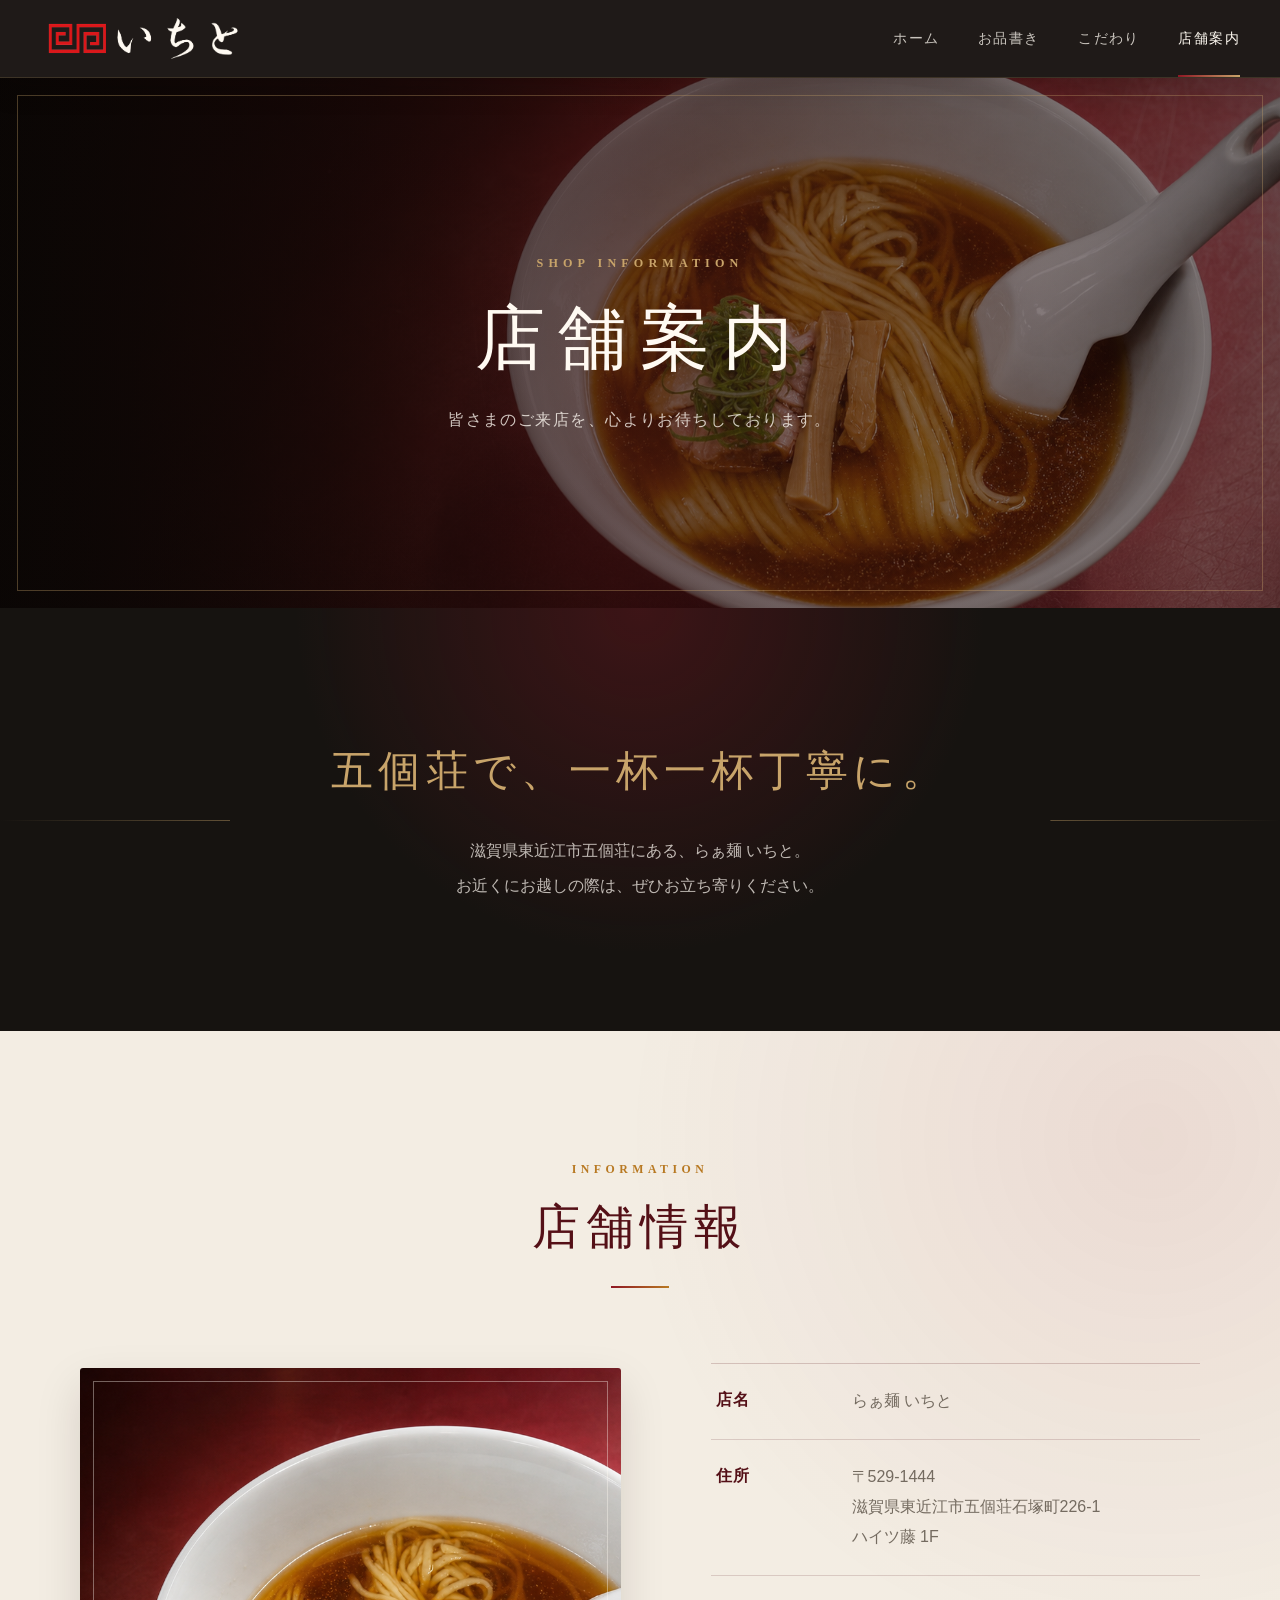
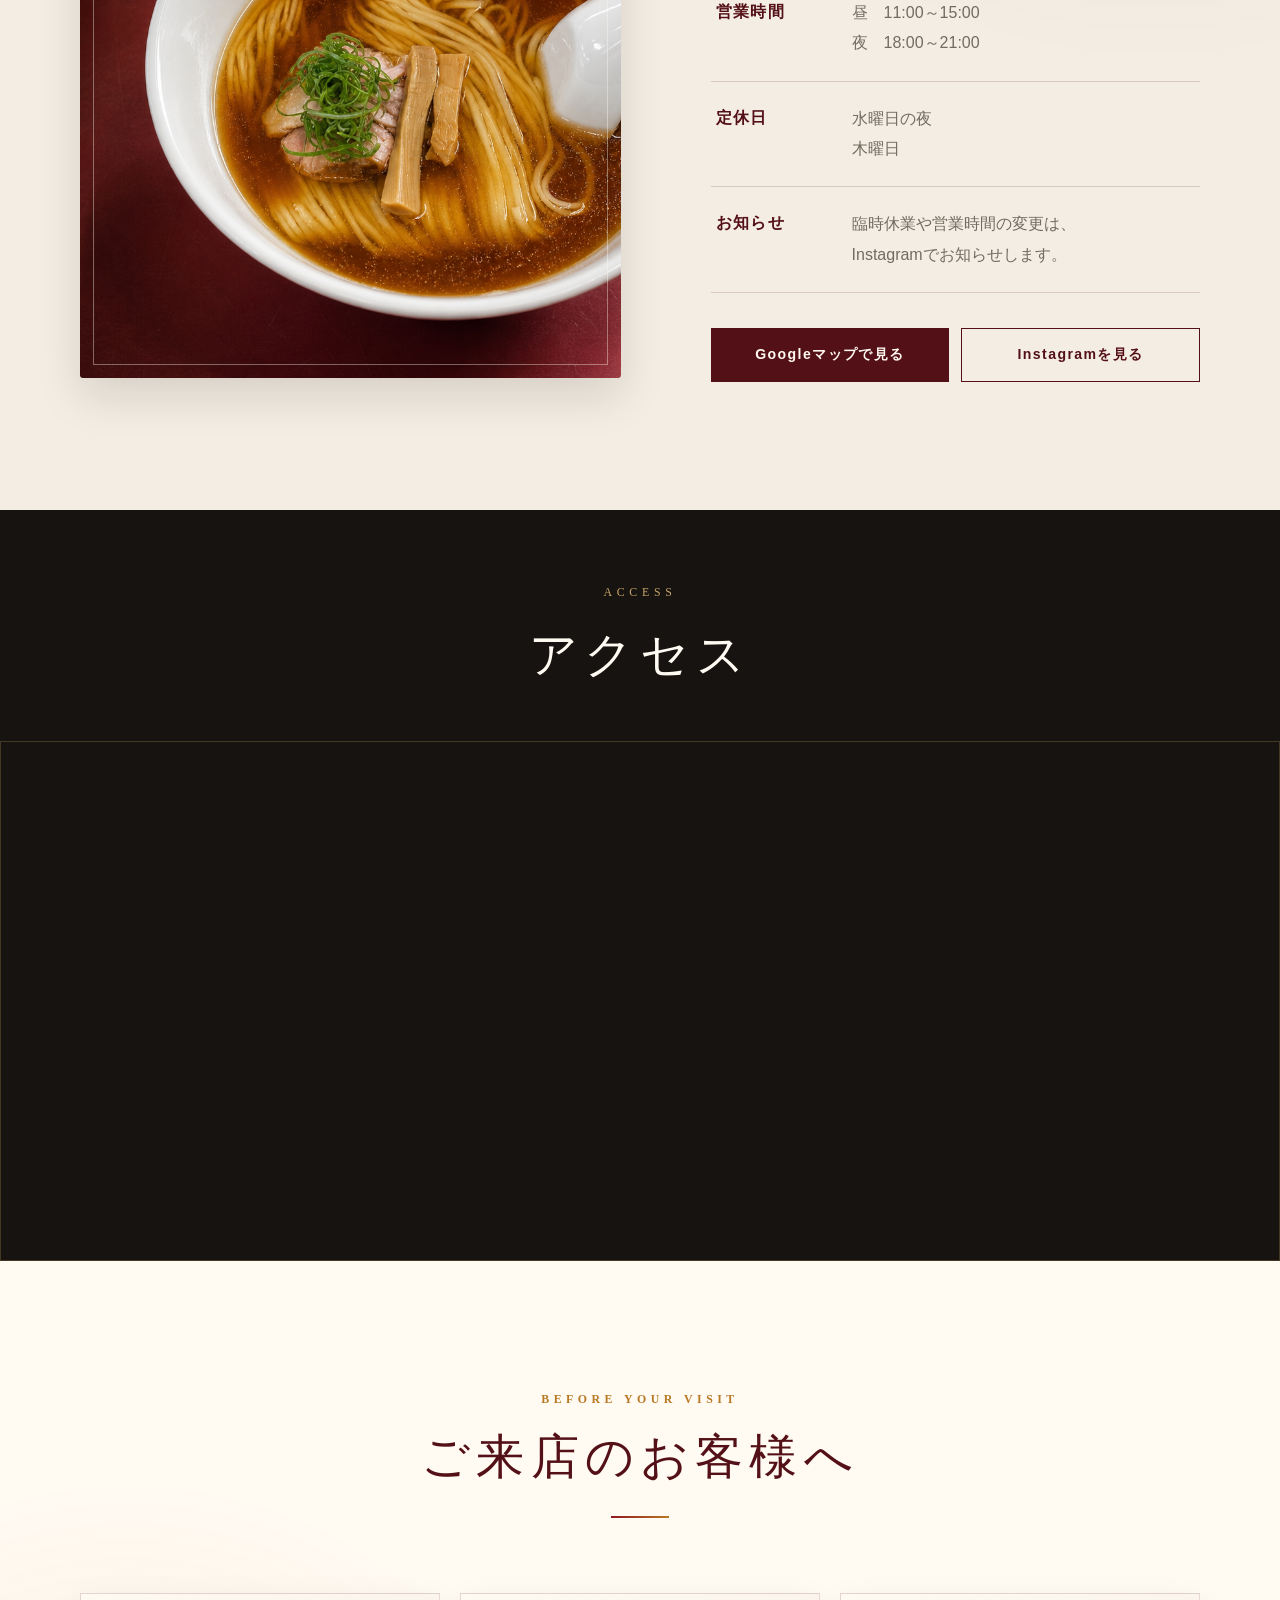
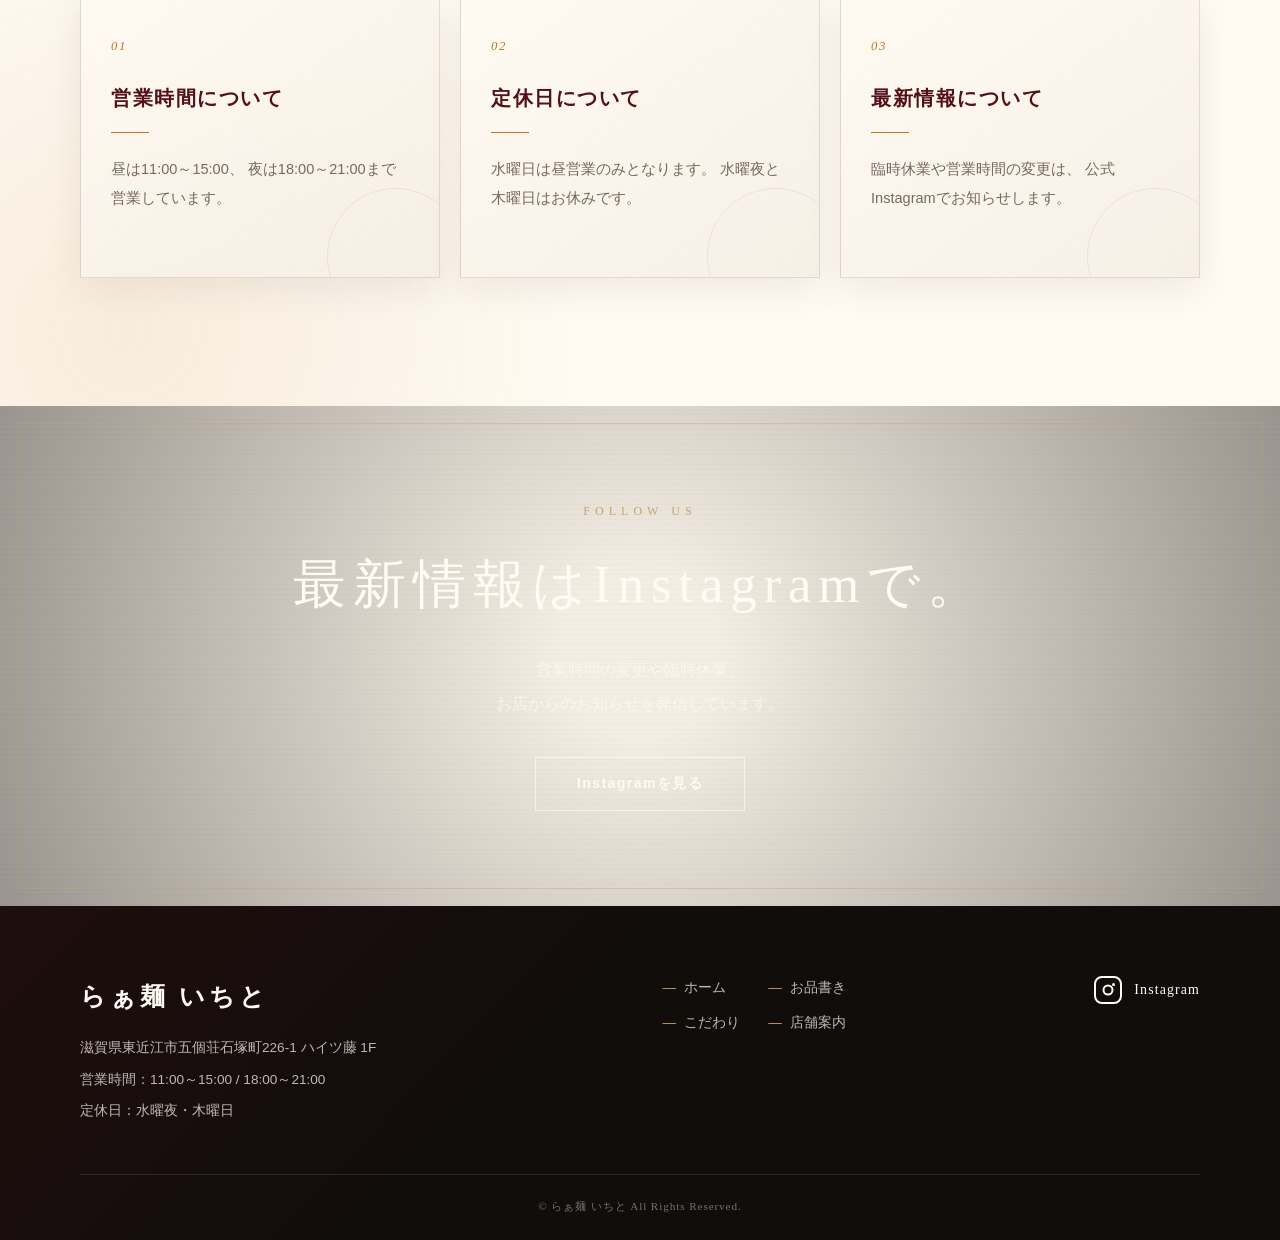
<file: ichito-site/shop.html>
<!DOCTYPE html>
<html lang="ja">
<head>
<meta charset="UTF-8">

<meta
    name="viewport"
    content="width=device-width, initial-scale=1.0"
>

<meta
    name="description"
    content="滋賀県東近江市五個荘にある、らぁ麺いちとの店舗情報・営業時間・アクセスをご案内します。"
>

<title>店舗案内｜らぁ麺 いちと</title>
<link
rel="icon"
href="images/favicon.ico"
sizes="any"
>

<link
rel="icon"
href="images/ichito-favicon.png"
type="image/png"
>
<link rel="stylesheet" href="css/common.css">
<link rel="stylesheet" href="css/shop.css">

<script src="js/main.js" defer></script>
</head>

<body>

<!-- ヘッダー -->
<header class="header">
    <div class="header-inner">

<a
    href="index.html"
    class="logo"
    aria-label="らぁ麺いちと ホームへ"
>
    <img
        class="logo-image"
        src="images/ichito-header-logo-white.png"
        alt="らぁ麺 いちと"
    >
</a>

    <nav
        class="navigation"
        id="global-navigation"
        aria-label="メインメニュー"
    >
        <a href="index.html">ホーム</a>
        <a href="menu.html">お品書き</a>
        <a href="commitment.html">こだわり</a>
        <a href="shop.html" class="current">店舗案内</a>
    </nav>

    <button
        class="menu-toggle"
        type="button"
        aria-label="メニューを開く"
        aria-controls="global-navigation"
        aria-expanded="false"
    >
        <span class="menu-toggle-lines"></span>
    </button>

    </div>
</header>

<div class="menu-overlay" aria-hidden="true"></div>

<main>

    <!-- ページタイトル -->
    <section class="page-header shop-header">
    <div class="page-header-content">

        <p class="page-header-en">
        SHOP INFORMATION
        </p>

        <h1>店舗案内</h1>

        <p>
        皆さまのご来店を、心よりお待ちしております。
        </p>

    </div>
    </section>

    <!-- 店舗紹介 -->
    <section class="section shop-introduction">
    <div class="inner shop-introduction-inner">

        <p class="shop-lead">
        五個荘で、一杯一杯丁寧に。
        </p>

        <p class="shop-description">
        滋賀県東近江市五個荘にある、らぁ麺 いちと。<br>
        お近くにお越しの際は、ぜひお立ち寄りください。
        </p>

    </div>
    </section>

    <!-- 店舗情報 -->
    <section class="section shop-information">
    <div class="inner">

        <div class="section-title">
        <p class="section-title-en">
            INFORMATION
        </p>

        <h2>店舗情報</h2>
        </div>

        <div class="shop-information-layout">

        <div class="shop-photo">
            <img
            src="images/ramen-hero.png"
            alt="らぁ麺いちとのラーメン"
            >
        </div>

        <div class="shop-details">

            <dl class="shop-detail-list">

            <div class="shop-detail-row">
                <dt>店名</dt>
                <dd>らぁ麺 いちと</dd>
            </div>

            <div class="shop-detail-row">
                <dt>住所</dt>

                <dd>
                〒529-1444<br>
                滋賀県東近江市五個荘石塚町226-1<br>
                ハイツ藤 1F
                </dd>
            </div>

            <div class="shop-detail-row">
                <dt>営業時間</dt>

                <dd>
                昼　11:00～15:00<br>
                夜　18:00～21:00
                </dd>
            </div>

            <div class="shop-detail-row">
                <dt>定休日</dt>

                <dd>
                水曜日の夜<br>
                木曜日
                </dd>
            </div>

            <div class="shop-detail-row">
                <dt>お知らせ</dt>

                <dd>
                臨時休業や営業時間の変更は、<br>
                Instagramでお知らせします。
                </dd>
            </div>

            </dl>

            <div class="shop-detail-buttons">

            <a
                href="https://www.google.com/maps/search/?api=1&query=滋賀県東近江市五個荘石塚町226-1+らぁ麺いちと"
                class="button"
                target="_blank"
                rel="noopener noreferrer"
            >
                Googleマップで見る
            </a>

            <a
                href="https://www.instagram.com/ramen_ichito/"
                class="button instagram-button"
                target="_blank"
                rel="noopener noreferrer"
            >
                Instagramを見る
            </a>

            </div>

        </div>

        </div>

    </div>
    </section>

    <!-- 地図 -->
    <section class="map-section">

    <div class="map-heading">
        <p class="map-heading-en">ACCESS</p>
        <h2>アクセス</h2>
    </div>

    <div class="map-container">
        <iframe
        src="https://www.google.com/maps?q=滋賀県東近江市五個荘石塚町226-1&output=embed"
        title="らぁ麺いちとの周辺地図"
        loading="lazy"
        referrerpolicy="no-referrer-when-downgrade"
        allowfullscreen
        ></iframe>
    </div>

    </section>

    <!-- ご来店案内 -->
    <section class="section visit-guide">
    <div class="inner">

        <div class="section-title">
        <p class="section-title-en">
            BEFORE YOUR VISIT
        </p>

        <h2>ご来店のお客様へ</h2>
        </div>

        <div class="visit-guide-grid">

        <article class="visit-guide-card">

            <span class="visit-guide-number">
            01
            </span>

            <h3>営業時間について</h3>

            <p>
            昼は11:00～15:00、
            夜は18:00～21:00まで営業しています。
            </p>

        </article>

        <article class="visit-guide-card">

            <span class="visit-guide-number">
            02
            </span>

            <h3>定休日について</h3>

            <p>
            水曜日は昼営業のみとなります。
            水曜夜と木曜日はお休みです。
            </p>

        </article>

        <article class="visit-guide-card">

            <span class="visit-guide-number">
            03
            </span>

            <h3>最新情報について</h3>

            <p>
            臨時休業や営業時間の変更は、
            公式Instagramでお知らせします。
            </p>

        </article>

        </div>

    </div>
    </section>

    <!-- Instagram -->
    <section class="shop-instagram">
    <div class="shop-instagram-content">

        <p class="shop-instagram-en">
        FOLLOW US
        </p>

        <h2>
        最新情報はInstagramで。
        </h2>

        <p>
        営業時間の変更や臨時休業、<br>
        お店からのお知らせを発信しています。
        </p>

        <a
        href="https://www.instagram.com/ramen_ichito/"
        class="button button-light"
        target="_blank"
        rel="noopener noreferrer"
        >
        Instagramを見る
        </a>

    </div>
    </section>

</main>

<!-- フッター -->
<footer class="footer">
    <div class="footer-inner">

    <div class="footer-shop">

        <p class="footer-logo">
        らぁ麺 いちと
        </p>

        <p>
        滋賀県東近江市五個荘石塚町226-1
        ハイツ藤 1F
        </p>

        <p>
        営業時間：11:00～15:00 / 18:00～21:00
        </p>

        <p>
        定休日：水曜夜・木曜日
        </p>

    </div>

    <div class="footer-links">
        <a href="index.html">ホーム</a>
        <a href="menu.html">お品書き</a>
        <a href="commitment.html">こだわり</a>
        <a href="shop.html">店舗案内</a>
    </div>

    <a
        class="instagram-link"
        href="https://www.instagram.com/ramen_ichito/"
        target="_blank"
        rel="noopener noreferrer"
        aria-label="らぁ麺いちとのInstagramを見る"
    >
        <span class="instagram-icon" aria-hidden="true">
        <span class="instagram-circle"></span>
        <span class="instagram-dot"></span>
        </span>

        <span>Instagram</span>
    </a>

    </div>

    <p class="copyright">
    &copy; らぁ麺 いちと All Rights Reserved.
    </p>
</footer>
<button
    class="back-to-top"
    type="button"
    aria-label="ページ上部へ戻る"
>
    <span aria-hidden="true">↑</span>
</button>
</body>
</html>
</file>
<file: ichito-site/css/common.css>
/* ========================================
common.css
全ページ共通
======================================== */

:root {
--paper: #f3ede3;
--white: #fffaf2;
--black: #161310;
--black-soft: #211b17;
--gray: #746b60;
--red: #8f1724;
--red-dark: #541017;
--amber: #b87922;
--gold: #c8a46a;
--line: rgba(84, 16, 23, 0.16);
--header-height: 78px;
--shadow: 0 18px 45px rgba(32, 17, 12, 0.13);
--transition: 0.3s ease;
}

/* リセット */
* {
box-sizing: border-box;
margin: 0;
padding: 0;
}

html {
scroll-behavior: smooth;
scroll-padding-top: var(--header-height);
}

body {
min-width: 320px;
color: var(--black);
background:
    repeating-linear-gradient(
    0deg,
    rgba(84, 16, 23, 0.018) 0,
    rgba(84, 16, 23, 0.018) 1px,
    transparent 1px,
    transparent 5px
    ),
    var(--paper);
font-family:
    "Noto Sans JP",
    "Yu Gothic",
    "Hiragino Kaku Gothic ProN",
    sans-serif;
line-height: 1.7;
-webkit-font-smoothing: antialiased;
}

body.menu-open {
overflow: hidden;
}

img {
display: block;
max-width: 100%;
}

a {
color: inherit;
text-decoration: none;
}

button,
input,
textarea,
select {
font: inherit;
}

button {
border: 0;
cursor: pointer;
}

ul,
ol {
list-style: none;
}

::selection {
color: var(--white);
background-color: var(--red);
}

/* スクロールバー */
::-webkit-scrollbar {
width: 9px;
}

::-webkit-scrollbar-track {
background-color: var(--paper);
}

::-webkit-scrollbar-thumb {
border: 2px solid var(--paper);
border-radius: 999px;
background-color: var(--red-dark);
}

/* 共通レイアウト */
main {
overflow: hidden;
}

.section {
padding: clamp(80px, 10vw, 130px) 24px;
}

.inner {
width: min(1120px, 100%);
margin: 0 auto;
}

/* 共通見出し */
.section-title {
position: relative;
margin-bottom: clamp(45px, 6vw, 75px);
padding-bottom: 25px;
text-align: center;
}

.section-title::after {
position: absolute;
bottom: 0;
left: 50%;
width: 58px;
height: 2px;
content: "";
background: linear-gradient(
    to right,
    var(--red),
    var(--amber)
);
transform: translateX(-50%);
}

.section-title-en {
margin-bottom: 12px;
color: var(--amber);
font-family: Georgia, "Times New Roman", serif;
font-size: 0.74rem;
font-weight: 700;
letter-spacing: 0.38em;
text-transform: uppercase;
}

.section-title h2 {
color: var(--red-dark);
font-family:
    "Yu Mincho",
    "Hiragino Mincho ProN",
    serif;
font-size: clamp(1.9rem, 4vw, 3rem);
font-weight: 500;
letter-spacing: 0.13em;
line-height: 1.5;
}

/* ========================================
ヘッダー
======================================== */

.header {
position: fixed;
top: 0;
right: 0;
left: 0;
z-index: 1000;
height: var(--header-height);
border-bottom: 1px solid rgba(200, 164, 106, 0.18);
color: var(--white);
background-color: rgba(18, 13, 11, 0.94);
box-shadow: 0 8px 30px rgba(10, 5, 4, 0.18);
backdrop-filter: blur(12px);
-webkit-backdrop-filter: blur(12px);
}

.header-inner {
width: min(1200px, calc(100% - 48px));
height: 100%;
display: flex;
align-items: center;
justify-content: space-between;
margin: 0 auto;
}

/* ロゴ */
.logo {
position: relative;
z-index: 1101;
display: inline-flex;
flex-direction: column;
justify-content: center;
color: var(--white);
line-height: 1;
}

.logo-main {
font-family:
    "Yu Mincho",
    "Hiragino Mincho ProN",
    serif;
font-size: 1.55rem;
font-weight: 600;
letter-spacing: 0.18em;
}

.logo-sub {
margin-top: 7px;
color: var(--gold);
font-family: Georgia, "Times New Roman", serif;
font-size: 0.56rem;
letter-spacing: 0.27em;
}

/* PCナビゲーション */
.navigation {
display: flex;
align-items: center;
gap: clamp(24px, 3vw, 45px);
height: 100%;
}

.navigation a {
position: relative;
display: grid;
height: 100%;
place-items: center;
color: rgba(255, 250, 242, 0.76);
font-family:
    "Yu Mincho",
    "Hiragino Mincho ProN",
    serif;
font-size: 0.9rem;
letter-spacing: 0.1em;
transition: color var(--transition);
}

.navigation a::after {
position: absolute;
right: 0;
bottom: 0;
left: 0;
height: 2px;
content: "";
background: linear-gradient(
    to right,
    var(--red),
    var(--gold)
);
transform: scaleX(0);
transform-origin: center;
transition: transform var(--transition);
}

.navigation a:hover,
.navigation a.current {
color: var(--white);
}

.navigation a:hover::after,
.navigation a.current::after {
transform: scaleX(1);
}

/* ハンバーガーボタン */
.menu-toggle {
position: relative;
z-index: 1101;
width: 48px;
height: 48px;
display: none;
align-items: center;
justify-content: center;
border: 1px solid rgba(200, 164, 106, 0.35);
border-radius: 50%;
color: var(--white);
background-color: transparent;
transition:
    border-color var(--transition),
    background-color var(--transition);
}

.menu-toggle:hover {
border-color: var(--gold);
background-color: rgba(200, 164, 106, 0.08);
}

.menu-toggle-lines,
.menu-toggle-lines::before,
.menu-toggle-lines::after {
position: absolute;
width: 21px;
height: 1px;
background-color: currentColor;
transition:
    top var(--transition),
    transform var(--transition),
    opacity var(--transition);
}

.menu-toggle-lines {
top: 50%;
transform: translateY(-50%);
}

.menu-toggle-lines::before,
.menu-toggle-lines::after {
left: 0;
content: "";
}

.menu-toggle-lines::before {
top: -7px;
}

.menu-toggle-lines::after {
top: 7px;
}

/* 開いたときの×印 */
.menu-toggle.is-active .menu-toggle-lines {
background-color: transparent;
}

.menu-toggle.is-active .menu-toggle-lines::before {
top: 0;
transform: rotate(45deg);
}

.menu-toggle.is-active .menu-toggle-lines::after {
top: 0;
transform: rotate(-45deg);
}

/* スマホメニューの背景 */
.menu-overlay {
position: fixed;
inset: 0;
z-index: 998;
visibility: hidden;
background-color: rgba(8, 4, 3, 0.65);
opacity: 0;
backdrop-filter: blur(3px);
transition:
    visibility var(--transition),
    opacity var(--transition);
}

.menu-overlay.is-active {
visibility: visible;
opacity: 1;
}

/* ========================================
下層ページの共通タイトル
======================================== */

.page-header {
position: relative;
min-height: 530px;
display: grid;
place-items: center;
margin-top: var(--header-height);
overflow: hidden;
color: var(--white);
text-align: center;
}

.page-header::before {
position: absolute;
inset: 0;
content: "";
background:
    radial-gradient(
    circle at center,
    transparent 10%,
    rgba(8, 4, 3, 0.42) 100%
    );
}

.page-header::after {
position: absolute;
inset: 17px;
border: 1px solid rgba(200, 164, 106, 0.35);
content: "";
pointer-events: none;
}

.page-header-content {
position: relative;
z-index: 1;
max-width: 850px;
padding: 80px 24px;
animation: pageTitleIn 1s ease both;
}

.page-header-en {
margin-bottom: 17px;
color: var(--gold);
font-family: Georgia, "Times New Roman", serif;
font-size: 0.76rem;
font-weight: 700;
letter-spacing: 0.42em;
}

.page-header h1 {
margin-bottom: 20px;
font-family:
    "Yu Mincho",
    "Hiragino Mincho ProN",
    serif;
font-size: clamp(2.3rem, 6vw, 4.4rem);
font-weight: 500;
letter-spacing: 0.18em;
line-height: 1.35;
}

.page-header-content > p:last-child {
color: rgba(255, 250, 242, 0.78);
font-family:
    "Yu Mincho",
    "Hiragino Mincho ProN",
    serif;
letter-spacing: 0.09em;
}

/* ========================================
ボタン
======================================== */

.button,
.map-button {
position: relative;
display: inline-flex;
min-width: 210px;
min-height: 54px;
align-items: center;
justify-content: center;
overflow: hidden;
padding: 14px 30px;
border: 1px solid var(--red-dark);
color: var(--white);
background-color: var(--red-dark);
font-size: 0.88rem;
font-weight: 600;
letter-spacing: 0.1em;
transition:
    color var(--transition),
    border-color var(--transition),
    background-color var(--transition),
    box-shadow var(--transition),
    transform var(--transition);
}

.button::before,
.map-button::before {
position: absolute;
inset: 0;
content: "";
background: linear-gradient(
    120deg,
    transparent,
    rgba(255, 255, 255, 0.14),
    transparent
);
transform: translateX(-120%);
transition: transform 0.6s ease;
}

.button:hover,
.map-button:hover {
border-color: var(--red);
background-color: var(--red);
box-shadow: 0 12px 30px rgba(84, 16, 23, 0.25);
transform: translateY(-3px);
}

.button:hover::before,
.map-button:hover::before {
transform: translateX(120%);
}

.button-light {
border-color: rgba(255, 250, 242, 0.7);
color: var(--white);
background-color: transparent;
}

.button-light:hover {
border-color: var(--gold);
color: var(--black);
background-color: var(--gold);
}

/* ========================================
共通カード・画像
======================================== */

.image-frame {
position: relative;
overflow: hidden;
border-radius: 3px;
box-shadow: var(--shadow);
}

.image-frame::after {
position: absolute;
inset: 12px;
border: 1px solid rgba(255, 250, 242, 0.35);
content: "";
pointer-events: none;
}

.image-frame img {
width: 100%;
height: 100%;
object-fit: cover;
transition: transform 1s ease;
}

.image-frame:hover img {
transform: scale(1.04);
}

/* ========================================
フッター
======================================== */

.footer {
padding: 70px 24px 24px;
color: rgba(255, 250, 242, 0.72);
background:
    linear-gradient(
    135deg,
    rgba(84, 16, 23, 0.22),
    transparent 45%
    ),
    #100d0b;
}

.footer-inner {
width: min(1120px, 100%);
display: grid;
grid-template-columns: 1.4fr 1fr auto;
gap: 55px;
align-items: start;
margin: 0 auto;
padding-bottom: 50px;
}

.footer-logo {
margin-bottom: 18px;
color: var(--white);
font-family:
    "Yu Mincho",
    "Hiragino Mincho ProN",
    serif;
font-size: 1.55rem;
font-weight: 600;
letter-spacing: 0.16em;
}

.footer-shop p:not(.footer-logo) {
margin-top: 7px;
font-size: 0.85rem;
line-height: 1.8;
}

.footer-links {
display: grid;
grid-template-columns: repeat(2, max-content);
gap: 12px 28px;
}

.footer-links a {
position: relative;
font-size: 0.85rem;
transition: color var(--transition);
}

.footer-links a::before {
margin-right: 8px;
color: var(--gold);
content: "—";
}

.footer-links a:hover {
color: var(--gold);
}

/* Instagram */
.instagram-link {
display: inline-flex;
align-items: center;
gap: 12px;
color: var(--white);
font-family: Georgia, "Times New Roman", serif;
font-size: 0.87rem;
letter-spacing: 0.08em;
transition:
    color var(--transition),
    transform var(--transition);
}

.instagram-link:hover {
color: var(--gold);
transform: translateY(-3px);
}

.instagram-icon {
position: relative;
width: 28px;
height: 28px;
display: inline-block;
border: 2px solid currentColor;
border-radius: 8px;
}

.instagram-circle {
position: absolute;
top: 50%;
left: 50%;
width: 11px;
height: 11px;
border: 2px solid currentColor;
border-radius: 50%;
transform: translate(-50%, -50%);
}

.instagram-dot {
position: absolute;
top: 5px;
right: 5px;
width: 3px;
height: 3px;
border-radius: 50%;
background-color: currentColor;
}

.copyright {
width: min(1120px, 100%);
margin: 0 auto;
padding-top: 22px;
border-top: 1px solid rgba(255, 250, 242, 0.1);
color: rgba(255, 250, 242, 0.42);
font-family: Georgia, "Times New Roman", serif;
font-size: 0.7rem;
letter-spacing: 0.08em;
text-align: center;
}

/* アニメーション */
@keyframes pageTitleIn {
from {
    opacity: 0;
    transform: translateY(25px);
}

to {
    opacity: 1;
    transform: translateY(0);
}
}

/* ========================================
タブレット・スマートフォン
======================================== */

@media (max-width: 800px) {
:root {
    --header-height: 70px;
}

.header-inner {
    width: calc(100% - 36px);
}

.logo-main {
    font-size: 1.35rem;
}

/* ハンバーガーボタンを表示 */
.menu-toggle {
    display: flex;
}

/* 右から開くナビゲーション */
.navigation {
    position: fixed;
    top: 0;
    right: 0;
    z-index: 999;
    width: min(82vw, 360px);
    height: 100dvh;
    display: flex;
    flex-direction: column;
    align-items: stretch;
    justify-content: center;
    gap: 0;
    padding: 100px 38px 55px;
    border-left: 1px solid rgba(200, 164, 106, 0.22);
    background:
    radial-gradient(
        circle at 100% 0%,
        rgba(143, 23, 36, 0.28),
        transparent 40%
    ),
    #17120f;
    box-shadow: -20px 0 55px rgba(8, 4, 3, 0.35);
    transform: translateX(105%);
    transition: transform 0.4s ease;
}

.navigation.is-active {
    transform: translateX(0);
}

.navigation a {
    display: flex;
    height: auto;
    align-items: center;
    justify-content: space-between;
    padding: 20px 3px;
    border-bottom: 1px solid rgba(255, 250, 242, 0.12);
    font-size: 1rem;
}

.navigation a::before {
    order: 2;
    color: var(--gold);
    content: "→";
    font-family: sans-serif;
    font-size: 0.85rem;
}

.navigation a::after {
    right: auto;
    width: 36px;
}

.page-header {
    min-height: 450px;
}

.footer-inner {
    grid-template-columns: 1fr 1fr;
}

.instagram-link {
    grid-column: 1 / -1;
}
}

@media (max-width: 600px) {
.section {
    padding: 75px 20px;
}

.section-title {
    margin-bottom: 42px;
}

.page-header {
    min-height: 400px;
}

.page-header::after {
    inset: 10px;
}

.page-header-content {
    padding-right: 20px;
    padding-left: 20px;
}

.page-header h1 {
    letter-spacing: 0.12em;
}

.page-header-en {
    font-size: 0.68rem;
    letter-spacing: 0.3em;
}

.button,
.map-button {
    width: 100%;
    min-width: 0;
}

.footer {
    padding-top: 55px;
}

.footer-inner {
    grid-template-columns: 1fr;
    gap: 34px;
    padding-bottom: 40px;
}

.footer-links {
    grid-template-columns: 1fr 1fr;
}

.instagram-link {
    grid-column: auto;
}
}

/* 動きを少なくする設定の端末 */
@media (prefers-reduced-motion: reduce) {
html {
    scroll-behavior: auto;
}

*,
*::before,
*::after {
    animation-duration: 0.01ms !important;
    animation-iteration-count: 1 !important;
    scroll-behavior: auto !important;
    transition-duration: 0.01ms !important;
}
}
/* ========================================
   ページ上部へ戻るボタン
======================================== */

.back-to-top {
  position: fixed;
  right: 25px;
  bottom: 25px;
  z-index: 900;
  width: 52px;
  height: 52px;
  display: grid;
  place-items: center;
  border: 1px solid rgba(200, 164, 106, 0.55);
  border-radius: 50%;
  color: var(--white);
  background-color: rgba(22, 19, 16, 0.92);
  box-shadow: 0 10px 30px rgba(8, 4, 3, 0.25);
  opacity: 0;
  visibility: hidden;
  transform: translateY(15px);
  transition:
    color var(--transition),
    border-color var(--transition),
    background-color var(--transition),
    opacity var(--transition),
    visibility var(--transition),
    transform var(--transition);
}

.back-to-top.is-visible {
opacity: 1;
visibility: visible;
transform: translateY(0);
}

.back-to-top:hover {
border-color: var(--gold);
color: var(--black);
background-color: var(--gold);
transform: translateY(-4px);
}

.back-to-top span {
font-size: 1.15rem;
line-height: 1;
}

@media (max-width: 600px) {
.back-to-top {
    right: 17px;
    bottom: 17px;
    width: 47px;
    height: 47px;
}
}
/* 看板デザインのヘッダーロゴ */
.logo-image {
width: 205px;
height: auto;
max-height: 56px;
object-fit: contain;
}

@media (max-width: 600px) {
.logo-image {
    width: 165px;
    max-height: 46px;
}
}
</file>
<file: ichito-site/css/index.css>
/* ========================================
index.css
ホームページ専用
======================================== */

/* ========================================
メインビジュアル
======================================== */

.hero {
position: relative;
min-height: calc(100svh - var(--header-height));
display: flex;
align-items: center;
margin-top: var(--header-height);
overflow: hidden;
color: var(--white);
background:
    linear-gradient(
    90deg,
    rgba(12, 7, 5, 0.94) 0%,
    rgba(31, 8, 9, 0.78) 38%,
    rgba(31, 8, 9, 0.18) 75%,
    rgba(12, 7, 5, 0.12) 100%
    ),
    url("../images/ramen-hero.png") center / cover no-repeat;
}

.hero::before {
position: absolute;
inset: 0;
content: "";
background:
    radial-gradient(
    circle at 75% 40%,
    transparent 10%,
    rgba(5, 2, 2, 0.32) 100%
    );
}

.hero::after {
position: absolute;
inset: 17px;
border: 1px solid rgba(200, 164, 106, 0.34);
content: "";
pointer-events: none;
}

.hero-content {
position: relative;
z-index: 2;
width: min(1200px, calc(100% - 48px));
margin: 0 auto;
padding: 100px 0 120px;
animation: heroContentIn 1.1s ease both;
}

.hero-label {
margin-bottom: 23px;
color: var(--gold);
font-family: Georgia, "Times New Roman", serif;
font-size: 0.75rem;
font-weight: 700;
letter-spacing: 0.43em;
}

.hero h1 {
font-family:
    "Yu Mincho",
    "Hiragino Mincho ProN",
    serif;
font-size: clamp(3rem, 7vw, 6.7rem);
font-weight: 500;
letter-spacing: 0.15em;
line-height: 1.25;
text-shadow: 0 8px 30px rgba(0, 0, 0, 0.35);
}

.hero-small {
display: block;
margin-bottom: 12px;
color: rgba(255, 250, 242, 0.78);
font-size: clamp(0.95rem, 1.6vw, 1.3rem);
letter-spacing: 0.35em;
}

.hero-description {
margin-top: 25px;
color: rgba(255, 250, 242, 0.82);
font-family:
    "Yu Mincho",
    "Hiragino Mincho ProN",
    serif;
font-size: clamp(1rem, 2vw, 1.3rem);
letter-spacing: 0.14em;
}

.hero-buttons {
display: flex;
flex-wrap: wrap;
gap: 13px;
margin-top: 45px;
}

/* スクロール表示 */
.scroll-indicator {
position: absolute;
right: 45px;
bottom: 35px;
z-index: 3;
display: flex;
flex-direction: column;
align-items: center;
gap: 12px;
color: rgba(255, 250, 242, 0.7);
font-family: Georgia, "Times New Roman", serif;
font-size: 0.6rem;
letter-spacing: 0.28em;
writing-mode: vertical-rl;
}

.scroll-line {
position: relative;
width: 1px;
height: 58px;
overflow: hidden;
background-color: rgba(255, 250, 242, 0.25);
}

.scroll-line::after {
position: absolute;
top: -100%;
left: 0;
width: 100%;
height: 70%;
content: "";
background-color: var(--gold);
animation: scrollLine 2s ease-in-out infinite;
}

/* ========================================
はじめの紹介
======================================== */

.introduction {
position: relative;
overflow: hidden;
color: var(--white);
text-align: center;
background:
    radial-gradient(
    circle at 50% 0%,
    rgba(143, 23, 36, 0.32),
    transparent 45%
    ),
    var(--black);
}

.introduction::before,
.introduction::after {
position: absolute;
top: 50%;
width: 18%;
height: 1px;
content: "";
background: linear-gradient(
    to right,
    transparent,
    rgba(200, 164, 106, 0.42)
);
}

.introduction::before {
left: 0;
}

.introduction::after {
right: 0;
transform: rotate(180deg);
}

.introduction-inner {
max-width: 850px;
}

.introduction-label {
margin-bottom: 23px;
color: var(--gold);
font-family: Georgia, "Times New Roman", serif;
font-size: 0.75rem;
letter-spacing: 0.4em;
}

.introduction h2 {
margin-bottom: 32px;
font-family:
    "Yu Mincho",
    "Hiragino Mincho ProN",
    serif;
font-size: clamp(2rem, 4.5vw, 3.5rem);
font-weight: 500;
letter-spacing: 0.13em;
line-height: 1.65;
}

.introduction p:last-child {
color: rgba(255, 250, 242, 0.72);
line-height: 2.25;
}

/* ========================================
こだわり
======================================== */

.craft-section {
position: relative;
overflow: hidden;
background:
    radial-gradient(
    circle at 90% 10%,
    rgba(143, 23, 36, 0.09),
    transparent 35%
    ),
    var(--paper);
}

.craft-layout {
display: grid;
grid-template-columns: minmax(0, 1.08fr) minmax(0, 0.92fr);
gap: clamp(45px, 8vw, 110px);
align-items: center;
}

.craft-image {
position: relative;
height: 620px;
overflow: hidden;
border-radius: 3px;
box-shadow: var(--shadow);
}

.craft-image::before {
position: absolute;
top: -20px;
left: -20px;
z-index: 2;
width: 85px;
height: 85px;
border-top: 1px solid var(--amber);
border-left: 1px solid var(--amber);
content: "";
}

.craft-image::after {
position: absolute;
inset: 13px;
z-index: 1;
border: 1px solid rgba(255, 250, 242, 0.38);
content: "";
pointer-events: none;
}

.craft-image img {
width: 100%;
height: 100%;
object-fit: cover;
transition: transform 1.1s ease;
}

.craft-image:hover img {
transform: scale(1.045);
}

.craft-label {
margin-bottom: 18px;
color: var(--amber);
font-family: Georgia, "Times New Roman", serif;
font-size: 0.75rem;
font-weight: 700;
letter-spacing: 0.38em;
}

.craft-content h2 {
position: relative;
margin-bottom: 35px;
padding-bottom: 27px;
color: var(--red-dark);
font-family:
    "Yu Mincho",
    "Hiragino Mincho ProN",
    serif;
font-size: clamp(2rem, 4vw, 3.2rem);
font-weight: 500;
letter-spacing: 0.12em;
line-height: 1.55;
}

.craft-content h2::after {
position: absolute;
bottom: 0;
left: 0;
width: 58px;
height: 2px;
content: "";
background: linear-gradient(
    to right,
    var(--red),
    var(--amber)
);
}

.craft-content > p:not(.craft-label) {
color: var(--gray);
line-height: 2.15;
}

.text-link {
display: inline-flex;
align-items: center;
gap: 18px;
margin-top: 35px;
padding-bottom: 7px;
border-bottom: 1px solid rgba(84, 16, 23, 0.35);
color: var(--red-dark);
font-weight: 600;
letter-spacing: 0.08em;
transition:
    color var(--transition),
    gap var(--transition),
    border-color var(--transition);
}

.text-link:hover {
gap: 27px;
border-color: var(--amber);
color: var(--amber);
}

/* ========================================
お品書き
======================================== */

.home-menu {
position: relative;
overflow: hidden;
background:
    radial-gradient(
    circle at 10% 90%,
    rgba(184, 121, 34, 0.1),
    transparent 33%
    ),
    var(--white);
}

.home-menu-grid {
display: grid;
grid-template-columns: repeat(2, 1fr);
gap: 22px;
}

.home-menu-card {
position: relative;
min-height: 330px;
display: flex;
overflow: hidden;
color: var(--white);
background-color: var(--black);
box-shadow: 0 15px 40px rgba(34, 17, 12, 0.16);
}

.home-menu-card-main {
grid-column: 1 / -1;
min-height: 500px;
}

.home-menu-image {
position: absolute;
inset: 0;
}

.home-menu-image::after {
position: absolute;
inset: 0;
content: "";
background:
    linear-gradient(
    90deg,
    rgba(12, 7, 5, 0.92) 0%,
    rgba(35, 10, 12, 0.63) 48%,
    rgba(12, 7, 5, 0.2) 100%
    );
transition: background-color var(--transition);
}

.home-menu-image img {
width: 100%;
height: 100%;
object-fit: cover;
transition:
    filter 0.7s ease,
    transform 0.9s ease;
}

.home-menu-card:hover .home-menu-image img {
filter: saturate(1.12);
transform: scale(1.045);
}

.home-menu-content {
position: relative;
z-index: 1;
width: min(62%, 500px);
align-self: flex-end;
padding: clamp(30px, 5vw, 60px);
}

.home-menu-en {
margin-bottom: 11px;
color: var(--gold);
font-family: Georgia, "Times New Roman", serif;
font-size: 0.7rem;
letter-spacing: 0.34em;
}

.home-menu-content h3 {
margin-bottom: 13px;
font-family:
    "Yu Mincho",
    "Hiragino Mincho ProN",
    serif;
font-size: clamp(1.7rem, 3vw, 2.6rem);
font-weight: 500;
letter-spacing: 0.14em;
}

.home-menu-content > p:not(.home-menu-en) {
color: rgba(255, 250, 242, 0.7);
font-size: 0.9rem;
}

.home-menu-content span {
display: inline-block;
margin-top: 23px;
color: var(--gold);
font-size: 0.82rem;
letter-spacing: 0.08em;
transition: transform var(--transition);
}

.home-menu-card:hover .home-menu-content span {
transform: translateX(8px);
}

.home-menu-button {
margin-top: 45px;
text-align: center;
}

/* ========================================
営業案内
======================================== */

.business-section {
position: relative;
overflow: hidden;
color: var(--white);
background:
    radial-gradient(
    circle at 85% 15%,
    rgba(143, 23, 36, 0.38),
    transparent 38%
    ),
    var(--black-soft);
}

.business-section::before {
position: absolute;
top: -140px;
right: -140px;
width: 420px;
height: 420px;
border: 1px solid rgba(200, 164, 106, 0.08);
border-radius: 50%;
content: "";
}

.business-layout {
display: grid;
grid-template-columns: minmax(0, 0.85fr) minmax(0, 1.15fr);
gap: clamp(50px, 9vw, 120px);
align-items: center;
}

.business-label {
margin-bottom: 17px;
color: var(--gold);
font-family: Georgia, "Times New Roman", serif;
font-size: 0.75rem;
letter-spacing: 0.38em;
}

.business-heading h2 {
margin-bottom: 27px;
font-family:
    "Yu Mincho",
    "Hiragino Mincho ProN",
    serif;
font-size: clamp(2rem, 4vw, 3.25rem);
font-weight: 500;
letter-spacing: 0.13em;
line-height: 1.55;
}

.business-heading > p:last-child {
color: rgba(255, 250, 242, 0.66);
line-height: 2;
}

.business-information {
padding: clamp(30px, 5vw, 52px);
border: 1px solid rgba(200, 164, 106, 0.28);
background-color: rgba(255, 250, 242, 0.035);
box-shadow: 0 20px 50px rgba(6, 3, 2, 0.22);
}

.business-row {
display: flex;
align-items: baseline;
justify-content: space-between;
gap: 25px;
padding: 21px 4px;
border-bottom: 1px solid rgba(255, 250, 242, 0.13);
}

.business-name {
color: rgba(255, 250, 242, 0.68);
font-size: 0.87rem;
letter-spacing: 0.1em;
}

.business-time {
color: var(--white);
font-family: Georgia, "Times New Roman", serif;
font-size: clamp(1.05rem, 2vw, 1.3rem);
letter-spacing: 0.08em;
text-align: right;
}

.business-buttons {
display: flex;
gap: 12px;
margin-top: 35px;
}

.business-buttons .button {
flex: 1;
min-width: 0;
}

/* ========================================
Instagram
======================================== */

.home-instagram {
position: relative;
min-height: 520px;
display: grid;
place-items: center;
overflow: hidden;
color: var(--white);
text-align: center;
background:
    linear-gradient(
    rgba(22, 8, 8, 0.84),
    rgba(67, 9, 17, 0.82)
    ),
    url("../images/noodles-dynamic.png") center / cover no-repeat;
background-attachment: fixed;
}

.home-instagram::before {
position: absolute;
inset: 17px;
border: 1px solid rgba(200, 164, 106, 0.4);
content: "";
}

.home-instagram::after {
position: absolute;
inset: 0;
content: "";
background:
    radial-gradient(
    circle at center,
    transparent 12%,
    rgba(6, 3, 2, 0.38) 100%
    );
}

.home-instagram-content {
position: relative;
z-index: 1;
max-width: 760px;
padding: 75px 24px;
}

.home-instagram-label {
margin-bottom: 18px;
color: var(--gold);
font-family: Georgia, "Times New Roman", serif;
font-size: 0.75rem;
letter-spacing: 0.42em;
}

.home-instagram h2 {
margin-bottom: 24px;
font-family:
    "Yu Mincho",
    "Hiragino Mincho ProN",
    serif;
font-size: clamp(2rem, 4.5vw, 3.4rem);
font-weight: 500;
letter-spacing: 0.13em;
}

.home-instagram-content > p:not(.home-instagram-label) {
margin-bottom: 38px;
color: rgba(255, 250, 242, 0.74);
line-height: 2.1;
}

/* ========================================
アニメーション
======================================== */

@keyframes heroContentIn {
from {
    opacity: 0;
    transform: translateY(28px);
}

to {
    opacity: 1;
    transform: translateY(0);
}
}

@keyframes scrollLine {
0% {
    top: -100%;
}

50%,
100% {
    top: 120%;
}
}

/* ========================================
タブレット
======================================== */

@media (max-width: 900px) {
.craft-layout,
.business-layout {
    grid-template-columns: 1fr;
}

.craft-image {
    height: 500px;
}

.home-menu-grid {
    grid-template-columns: 1fr;
}

.home-menu-card-main {
    grid-column: auto;
    min-height: 400px;
}

.home-menu-card {
    min-height: 360px;
}

.home-instagram {
    background-attachment: scroll;
}
}

/* ========================================
スマートフォン
======================================== */

@media (max-width: 600px) {
.hero {
    min-height: calc(100svh - var(--header-height));
    background-position: 64% center;
}

.hero::after {
    inset: 10px;
}

.hero-content {
    width: calc(100% - 40px);
    padding: 90px 0 110px;
}

.hero h1 {
    font-size: clamp(2.5rem, 13vw, 4rem);
    letter-spacing: 0.09em;
}

.hero-small {
    font-size: 0.85rem;
    letter-spacing: 0.22em;
}

.hero-description {
    font-size: 0.95rem;
}

.hero-buttons {
    display: grid;
    grid-template-columns: 1fr;
    max-width: 290px;
}

.scroll-indicator {
    right: 24px;
    bottom: 25px;
}

.introduction::before,
.introduction::after {
    display: none;
}

.introduction h2 {
    font-size: 1.85rem;
}

.introduction p br {
    display: none;
}

.craft-image {
    height: 360px;
}

.craft-content h2 {
    font-size: 2rem;
}

.home-menu-card,
.home-menu-card-main {
    min-height: 360px;
}

.home-menu-image::after {
    background:
    linear-gradient(
        to top,
        rgba(12, 7, 5, 0.94) 0%,
        rgba(35, 10, 12, 0.52) 60%,
        rgba(12, 7, 5, 0.18) 100%
    );
}

.home-menu-content {
    width: 100%;
    padding: 30px 25px;
}

.business-information {
    padding: 25px 20px;
}

.business-row {
    display: block;
}

.business-time {
    margin-top: 7px;
    text-align: left;
}

.business-buttons {
    display: grid;
    grid-template-columns: 1fr;
}

.home-instagram {
    min-height: 440px;
}

.home-instagram::before {
    inset: 10px;
}

.home-instagram-content > p br {
    display: none;
}
}
</file>
<file: ichito-site/css/commitment.css>
/* ========================================
commitment.css
こだわりページ専用
======================================== */

/* ページ上部 */
.commitment-header {
background:
    linear-gradient(
    90deg,
    rgba(12, 8, 6, 0.92) 0%,
    rgba(42, 12, 12, 0.68) 48%,
    rgba(42, 12, 12, 0.25) 100%
    ),
    url("../images/noodles-dynamic.png") center / cover no-repeat;
}

/* はじめの文章 */
.commitment-introduction {
position: relative;
overflow: hidden;
color: var(--white);
text-align: center;
background:
    radial-gradient(
    circle at 50% 0%,
    rgba(143, 23, 36, 0.32),
    transparent 45%
    ),
    var(--black);
}

.commitment-introduction::before,
.commitment-introduction::after {
position: absolute;
top: 50%;
width: 18%;
height: 1px;
content: "";
background: linear-gradient(
    to right,
    transparent,
    rgba(200, 164, 106, 0.42)
);
}

.commitment-introduction::before {
left: 0;
}

.commitment-introduction::after {
right: 0;
transform: rotate(180deg);
}

.commitment-lead {
margin-bottom: 27px;
color: var(--gold);
font-family:
    "Yu Mincho",
    "Hiragino Mincho ProN",
    serif;
font-size: clamp(1.65rem, 3.5vw, 2.6rem);
font-weight: 500;
letter-spacing: 0.13em;
}

.commitment-description {
color: rgba(255, 250, 242, 0.72);
line-height: 2.25;
}

/* こだわりセクション */
.commitment-section {
position: relative;
overflow: hidden;
background:
    radial-gradient(
    circle at 90% 10%,
    rgba(143, 23, 36, 0.085),
    transparent 35%
    ),
    var(--paper);
}

.commitment-section-dark {
color: var(--white);
background:
    radial-gradient(
    circle at 14% 82%,
    rgba(143, 23, 36, 0.28),
    transparent 40%
    ),
    var(--black-soft);
}

.commitment-row {
display: grid;
grid-template-columns: minmax(0, 1.08fr) minmax(0, 0.92fr);
gap: clamp(45px, 8vw, 110px);
align-items: center;
}

.commitment-row-reverse .commitment-image {
order: 2;
}

.commitment-row-reverse .commitment-text {
order: 1;
}

/* 写真 */
.commitment-image {
position: relative;
height: 580px;
overflow: hidden;
border-radius: 3px;
box-shadow: var(--shadow);
}

.commitment-image::before {
position: absolute;
top: -1px;
left: -1px;
z-index: 2;
width: 82px;
height: 82px;
border-top: 1px solid var(--amber);
border-left: 1px solid var(--amber);
content: "";
}

.commitment-image::after {
position: absolute;
inset: 13px;
z-index: 1;
border: 1px solid rgba(255, 250, 242, 0.38);
content: "";
pointer-events: none;
}

.commitment-image img {
width: 100%;
height: 100%;
object-fit: cover;
transition: transform 1.1s ease;
}

.commitment-image:hover img {
transform: scale(1.045);
}

.commitment-image-detail img {
object-position: 67% center;
}

/* 写真の番号 */
.commitment-number {
position: absolute;
right: 25px;
bottom: 18px;
z-index: 2;
color: rgba(255, 250, 242, 0.82);
font-family: Georgia, "Times New Roman", serif;
font-size: clamp(4rem, 7vw, 6.5rem);
font-style: italic;
line-height: 1;
text-shadow: 0 5px 20px rgba(0, 0, 0, 0.45);
}

/* 文章 */
.commitment-text {
position: relative;
}

.commitment-label {
margin-bottom: 18px;
color: var(--amber);
font-family: Georgia, "Times New Roman", serif;
font-size: 0.75rem;
font-weight: 700;
letter-spacing: 0.38em;
}

.commitment-text h2 {
position: relative;
margin-bottom: 35px;
padding-bottom: 27px;
color: var(--red-dark);
font-family:
    "Yu Mincho",
    "Hiragino Mincho ProN",
    serif;
font-size: clamp(2rem, 4vw, 3rem);
font-weight: 500;
letter-spacing: 0.11em;
line-height: 1.55;
}

.commitment-text h2::after {
position: absolute;
bottom: 0;
left: 0;
width: 58px;
height: 2px;
content: "";
background: linear-gradient(
    to right,
    var(--red),
    var(--amber)
);
}

.commitment-text p:not(.commitment-label) {
margin-top: 20px;
color: var(--gray);
line-height: 2.15;
}

.commitment-section-dark .commitment-label {
color: var(--gold);
}

.commitment-section-dark .commitment-text h2 {
color: var(--white);
}

.commitment-section-dark .commitment-text p:not(.commitment-label) {
color: rgba(255, 250, 242, 0.7);
}

/* お店の想い */
.owner-message {
position: relative;
overflow: hidden;
color: var(--white);
text-align: center;
background:
    linear-gradient(
    rgba(18, 8, 7, 0.87),
    rgba(68, 10, 17, 0.84)
    ),
    url("../images/noodles-dynamic.png") center / cover no-repeat;
background-attachment: fixed;
}

.owner-message::before {
position: absolute;
inset: 17px;
border: 1px solid rgba(200, 164, 106, 0.4);
content: "";
pointer-events: none;
}

.owner-message::after {
position: absolute;
inset: 0;
content: "";
background:
    radial-gradient(
    circle at center,
    transparent 12%,
    rgba(8, 4, 3, 0.36) 100%
    );
}

.owner-message-inner {
position: relative;
z-index: 1;
max-width: 850px;
}

.owner-message-label {
margin-bottom: 20px;
color: var(--gold);
font-family: Georgia, "Times New Roman", serif;
font-size: 0.75rem;
letter-spacing: 0.42em;
}

.owner-message h2 {
margin-bottom: 36px;
font-family:
    "Yu Mincho",
    "Hiragino Mincho ProN",
    serif;
font-size: clamp(2rem, 4.5vw, 3.4rem);
font-weight: 500;
letter-spacing: 0.13em;
line-height: 1.65;
}

.owner-message p:not(.owner-message-label):not(.owner-sign) {
margin-top: 21px;
color: rgba(255, 250, 242, 0.74);
line-height: 2.2;
}

.owner-sign {
position: relative;
display: inline-block;
margin-top: 45px;
padding-top: 21px;
color: var(--gold);
font-family:
    "Yu Mincho",
    "Hiragino Mincho ProN",
    serif;
font-size: 1.08rem;
letter-spacing: 0.17em;
}

.owner-sign::before {
position: absolute;
top: 0;
left: 50%;
width: 42px;
height: 1px;
content: "";
background-color: var(--gold);
transform: translateX(-50%);
}

/* ページ下部 */
.commitment-bottom {
position: relative;
min-height: 500px;
display: grid;
place-items: center;
overflow: hidden;
color: var(--white);
text-align: center;
background:
    linear-gradient(
    90deg,
    rgba(18, 8, 7, 0.9),
    rgba(69, 10, 18, 0.62)
    ),
    url("../images/ramen-hero.png") center / cover no-repeat;
}

.commitment-bottom::before {
position: absolute;
inset: 17px;
z-index: 1;
border: 1px solid rgba(200, 164, 106, 0.4);
content: "";
}

.commitment-bottom::after {
position: absolute;
inset: 0;
content: "";
background:
    radial-gradient(
    circle at center,
    transparent 12%,
    rgba(8, 4, 3, 0.4) 100%
    );
}

.commitment-bottom-content {
position: relative;
z-index: 2;
padding: 70px 24px;
}

.commitment-bottom-en {
margin-bottom: 18px;
color: var(--gold);
font-family: Georgia, "Times New Roman", serif;
font-size: 0.75rem;
letter-spacing: 0.42em;
}

.commitment-bottom h2 {
margin-bottom: 36px;
font-family:
    "Yu Mincho",
    "Hiragino Mincho ProN",
    serif;
font-size: clamp(2rem, 4.5vw, 3.3rem);
font-weight: 500;
letter-spacing: 0.13em;
line-height: 1.55;
}

/* タブレット */
@media (max-width: 900px) {
.commitment-row {
    grid-template-columns: 1fr;
}

.commitment-row-reverse .commitment-image,
.commitment-row-reverse .commitment-text {
    order: initial;
}

.commitment-image {
    height: 470px;
}

.owner-message {
    background-attachment: scroll;
}
}

/* スマートフォン */
@media (max-width: 600px) {
.commitment-header {
    background-position: 57% center;
}

.commitment-introduction::before,
.commitment-introduction::after {
    display: none;
}

.commitment-description br,
.owner-message p br {
    display: none;
}

.commitment-image {
    height: 350px;
}

.commitment-number {
    right: 20px;
    bottom: 15px;
    font-size: 4rem;
}

.commitment-text h2 {
    margin-bottom: 27px;
    padding-bottom: 21px;
    font-size: 2rem;
}

.owner-message::before,
.commitment-bottom::before {
    inset: 10px;
}

.owner-message h2 br {
    display: none;
}

.commitment-bottom {
    min-height: 430px;
    background-position: 63% center;
}
}
</file>
<file: ichito-site/css/menu.css>
/* ========================================
menu.css
お品書きページ専用
======================================== */

/* ページ上部 */
.menu-header {
background:
    linear-gradient(
    90deg,
    rgba(12, 8, 6, 0.92) 0%,
    rgba(42, 12, 12, 0.68) 48%,
    rgba(42, 12, 12, 0.25) 100%
    ),
    url("../images/noodles-dynamic.png") center / cover no-repeat;
}

/* メニュー紹介 */
.menu-introduction {
position: relative;
overflow: hidden;
text-align: center;
background:
    radial-gradient(
    circle at 50% 0%,
    rgba(184, 121, 34, 0.13),
    transparent 43%
    ),
    var(--white);
}

.menu-introduction::before {
position: absolute;
top: 35px;
left: 50%;
width: 1px;
height: 43px;
content: "";
background: linear-gradient(
    var(--amber),
    transparent
);
}

.menu-lead {
margin-bottom: 20px;
color: var(--red-dark);
font-family:
    "Yu Mincho",
    "Hiragino Mincho ProN",
    serif;
font-size: clamp(1.6rem, 3.5vw, 2.5rem);
font-weight: 500;
letter-spacing: 0.13em;
}

.menu-description {
max-width: 700px;
margin: 0 auto;
color: var(--gray);
line-height: 2.1;
}

/* カテゴリーボタン */
.category-navigation {
display: flex;
flex-wrap: wrap;
justify-content: center;
gap: 12px;
margin-top: 40px;
}

.category-navigation a {
min-width: 145px;
padding: 13px 24px;
border: 1px solid rgba(143, 23, 36, 0.35);
border-radius: 999px;
color: var(--red-dark);
font-size: 0.88rem;
font-weight: 600;
letter-spacing: 0.09em;
transition:
    color var(--transition),
    border-color var(--transition),
    background-color var(--transition),
    box-shadow var(--transition),
    transform var(--transition);
}

.category-navigation a:hover {
border-color: var(--red);
color: var(--white);
background-color: var(--red);
box-shadow: 0 10px 25px rgba(84, 16, 23, 0.2);
transform: translateY(-3px);
}

/* 各メニューセクション */
.menu-section {
position: relative;
overflow: hidden;
scroll-margin-top: var(--header-height);
background:
    radial-gradient(
    circle at 88% 12%,
    rgba(143, 23, 36, 0.08),
    transparent 34%
    ),
    var(--paper);
}

.menu-section-light {
background:
    radial-gradient(
    circle at 10% 90%,
    rgba(184, 121, 34, 0.1),
    transparent 34%
    ),
    var(--white);
}

.category-description {
position: relative;
max-width: 680px;
margin: -30px auto 55px;
padding-top: 22px;
color: var(--gray);
text-align: center;
line-height: 2;
}

.category-description::before {
position: absolute;
top: 0;
left: 50%;
width: 42px;
height: 1px;
content: "";
background-color: var(--amber);
transform: translateX(-50%);
}

/* 写真とメニュー一覧 */
.menu-category-layout {
display: grid;
grid-template-columns: minmax(0, 1fr) minmax(0, 1fr);
gap: clamp(40px, 7vw, 85px);
align-items: center;
}

.menu-category-image {
position: relative;
height: 550px;
overflow: hidden;
border-radius: 3px;
box-shadow: var(--shadow);
}

.menu-category-image::before {
position: absolute;
top: -1px;
left: -1px;
z-index: 2;
width: 80px;
height: 80px;
border-top: 1px solid var(--amber);
border-left: 1px solid var(--amber);
content: "";
}

.menu-category-image::after {
position: absolute;
inset: 13px;
z-index: 1;
border: 1px solid rgba(255, 250, 242, 0.38);
content: "";
pointer-events: none;
}

.menu-category-image img {
width: 100%;
height: 100%;
object-fit: cover;
object-position: 65% center;
transition: transform 1.1s ease;
}

.menu-category-image:hover img {
transform: scale(1.045);
}

/* メニューカード */
.menu-items {
display: grid;
gap: 18px;
}

.menu-item {
position: relative;
padding: 28px;
overflow: hidden;
border: 1px solid rgba(84, 16, 23, 0.13);
background-color: rgba(255, 250, 242, 0.76);
box-shadow: 0 9px 27px rgba(52, 31, 21, 0.055);
transition:
    border-color var(--transition),
    box-shadow var(--transition),
    transform var(--transition);
}

.menu-section-light .menu-item {
background-color: rgba(243, 237, 227, 0.68);
}

.menu-item::before {
position: absolute;
top: 0;
left: 0;
width: 3px;
height: 100%;
content: "";
background: linear-gradient(
    to bottom,
    var(--red),
    var(--amber)
);
transform: scaleY(0);
transform-origin: bottom;
transition: transform var(--transition);
}

.menu-item:hover {
border-color: rgba(143, 23, 36, 0.38);
box-shadow: 0 17px 38px rgba(52, 31, 21, 0.11);
transform: translateY(-4px);
}

.menu-item:hover::before {
transform: scaleY(1);
}

.menu-item-heading {
display: flex;
align-items: baseline;
justify-content: space-between;
gap: 22px;
padding-bottom: 14px;
border-bottom: 1px solid rgba(84, 16, 23, 0.12);
}

.menu-item-heading h3 {
color: var(--red-dark);
font-family:
    "Yu Mincho",
    "Hiragino Mincho ProN",
    serif;
font-size: 1.18rem;
font-weight: 600;
letter-spacing: 0.07em;
}

.menu-price {
flex-shrink: 0;
color: var(--amber);
font-family: Georgia, "Times New Roman", serif;
font-size: 0.88rem;
font-weight: 700;
letter-spacing: 0.03em;
}

.menu-item > p {
margin-top: 14px;
color: var(--gray);
font-size: 0.89rem;
line-height: 1.9;
}

/* 定食・単品一覧 */
.menu-list-grid {
display: grid;
grid-template-columns: repeat(3, 1fr);
gap: 19px;
max-width: 1080px;
margin: 0 auto;
}

.menu-list-grid .menu-item {
min-height: 205px;
}

.menu-list-grid .menu-item-heading {
align-items: flex-start;
}

.menu-note {
max-width: 800px;
margin: 38px auto 0;
color: var(--gray);
font-size: 0.8rem;
line-height: 1.8;
text-align: center;
}

/* ページ下部 */
.menu-message {
position: relative;
min-height: 500px;
display: grid;
place-items: center;
overflow: hidden;
color: var(--white);
text-align: center;
background:
    linear-gradient(
    rgba(18, 8, 7, 0.84),
    rgba(70, 10, 18, 0.82)
    ),
    url("../images/ramen-hero.png") center / cover no-repeat;
background-attachment: fixed;
}

.menu-message::before {
position: absolute;
inset: 17px;
border: 1px solid rgba(200, 164, 106, 0.4);
content: "";
}

.menu-message::after {
position: absolute;
inset: 0;
content: "";
background:
    radial-gradient(
    circle at center,
    transparent 12%,
    rgba(8, 4, 3, 0.38) 100%
    );
}

.menu-message-content {
position: relative;
z-index: 1;
max-width: 760px;
padding: 70px 24px;
}

.menu-message-small {
margin-bottom: 17px;
color: var(--gold);
font-family: Georgia, "Times New Roman", serif;
font-size: 0.74rem;
letter-spacing: 0.4em;
}

.menu-message h2 {
margin-bottom: 22px;
font-family:
    "Yu Mincho",
    "Hiragino Mincho ProN",
    serif;
font-size: clamp(2rem, 4.5vw, 3.3rem);
font-weight: 500;
letter-spacing: 0.13em;
}

.menu-message-content > p:not(.menu-message-small) {
color: rgba(255, 250, 242, 0.75);
line-height: 2.1;
}

.menu-message .button {
margin-top: 35px;
}

/* タブレット */
@media (max-width: 900px) {
.menu-category-layout {
    grid-template-columns: 1fr;
}

.menu-category-image {
    height: 460px;
}

.menu-list-grid {
    grid-template-columns: 1fr;
}

.menu-list-grid .menu-item {
    min-height: auto;
}

.menu-message {
    background-attachment: scroll;
}
}

/* スマートフォン */
@media (max-width: 600px) {
.menu-header {
    background-position: 58% center;
}

.menu-description br,
.category-description br,
.menu-message-content br {
    display: none;
}

.category-navigation {
    display: grid;
    grid-template-columns: 1fr;
}

.category-navigation a {
    width: 100%;
}

.category-description {
    margin-top: -18px;
    margin-bottom: 40px;
}

.menu-category-image {
    height: 340px;
}

.menu-item {
    padding: 24px 21px;
}

.menu-item-heading {
    display: block;
}

.menu-price {
    display: block;
    margin-top: 8px;
}

.menu-message {
    min-height: 430px;
    background-position: 63% center;
}

.menu-message::before {
    inset: 10px;
}
}

/* ========================================
単品メニュー価格表
======================================== */

.side-menu-groups {
display: grid;
grid-template-columns: repeat(3, 1fr);
gap: 20px;
max-width: 1080px;
margin: 0 auto;
}

.side-menu-group {
position: relative;
overflow: hidden;
border: 1px solid rgba(84, 16, 23, 0.14);
background-color: rgba(255, 250, 242, 0.8);
box-shadow: 0 12px 35px rgba(45, 24, 16, 0.07);
transition:
    border-color var(--transition),
    box-shadow var(--transition),
    transform var(--transition);
}

.side-menu-group::before {
position: absolute;
top: 0;
left: 0;
width: 100%;
height: 3px;
content: "";
background: linear-gradient(
    to right,
    var(--red),
    var(--amber)
);
}

.side-menu-group:hover {
border-color: rgba(143, 23, 36, 0.38);
box-shadow: 0 20px 45px rgba(45, 24, 16, 0.12);
transform: translateY(-5px);
}

.side-menu-heading {
padding: 30px 27px 24px;
border-bottom: 1px solid rgba(84, 16, 23, 0.13);
}

.side-menu-en {
margin-bottom: 8px;
color: var(--amber);
font-family: Georgia, "Times New Roman", serif;
font-size: 0.66rem;
font-weight: 700;
letter-spacing: 0.25em;
}

.side-menu-heading h3 {
color: var(--red-dark);
font-family:
    "Yu Mincho",
    "Hiragino Mincho ProN",
    serif;
font-size: 1.35rem;
font-weight: 600;
letter-spacing: 0.1em;
}

.side-price-list {
padding: 10px 27px 22px;
}

.side-price-row {
display: flex;
align-items: baseline;
justify-content: space-between;
gap: 20px;
padding: 17px 0;
border-bottom: 1px dashed rgba(84, 16, 23, 0.18);
}

.side-price-row:last-child {
border-bottom: 0;
}

.side-price-row dt {
color: var(--black);
font-size: 0.94rem;
font-weight: 600;
}

.side-price-row dd {
flex-shrink: 0;
color: var(--amber);
font-family: Georgia, "Times New Roman", serif;
font-size: 1rem;
font-weight: 700;
}

/* タブレット */
@media (max-width: 900px) {
.side-menu-groups {
    grid-template-columns: 1fr;
}
}

/* スマートフォン */
@media (max-width: 600px) {
.side-menu-heading {
    padding: 27px 23px 21px;
}

.side-price-list {
    padding: 8px 23px 19px;
}

.side-price-row {
    padding: 16px 0;
}
}
/* 麺の追加オプション */
.ramen-option {
  width: min(100%, 480px);
  margin: -25px auto 50px;
  overflow: hidden;
  border: 1px solid rgba(184, 121, 34, 0.4);
  background-color: rgba(255, 250, 242, 0.85);
  box-shadow: 0 10px 28px rgba(45, 24, 16, 0.07);
}

.ramen-option-label {
  display: block;
  padding: 7px 20px;
  color: var(--white);
  background: linear-gradient(
    to right,
    var(--red-dark),
    var(--red)
  );
  font-family: Georgia, "Times New Roman", serif;
  font-size: 0.65rem;
  font-weight: 700;
  letter-spacing: 0.3em;
  text-align: center;
}

.ramen-option-detail {
  display: flex;
  align-items: center;
  justify-content: center;
  gap: 45px;
  padding: 18px 25px;
}

.ramen-option-name {
  color: var(--red-dark);
  font-family:
    "Yu Mincho",
    "Hiragino Mincho ProN",
    serif;
  font-size: 1.05rem;
  font-weight: 600;
  letter-spacing: 0.1em;
}

.ramen-option-price {
  color: var(--amber);
  font-family: Georgia, "Times New Roman", serif;
  font-size: 1.05rem;
  font-weight: 700;
}

@media (max-width: 600px) {
  .ramen-option {
    margin-top: -20px;
    margin-bottom: 40px;
  }

  .ramen-option-detail {
    justify-content: space-between;
    gap: 20px;
    padding: 17px 21px;
  }
}
</file>
<file: ichito-site/css/shop.css>
/* ========================================
shop.css
店舗案内ページ専用
======================================== */

/* ページ上部 */
.shop-header {
background:
    linear-gradient(
    90deg,
    rgba(12, 8, 6, 0.92) 0%,
    rgba(42, 12, 12, 0.68) 48%,
    rgba(42, 12, 12, 0.25) 100%
    ),
    url("../images/ramen-hero.png") center / cover no-repeat;
}

/* 店舗紹介 */
.shop-introduction {
position: relative;
overflow: hidden;
color: var(--white);
text-align: center;
background:
    radial-gradient(
    circle at 50% 0%,
    rgba(143, 23, 36, 0.32),
    transparent 45%
    ),
    var(--black);
}

.shop-introduction::before,
.shop-introduction::after {
position: absolute;
top: 50%;
width: 18%;
height: 1px;
content: "";
background: linear-gradient(
    to right,
    transparent,
    rgba(200, 164, 106, 0.42)
);
}

.shop-introduction::before {
left: 0;
}

.shop-introduction::after {
right: 0;
transform: rotate(180deg);
}

.shop-introduction-inner {
max-width: 820px;
}

.shop-lead {
margin-bottom: 26px;
color: var(--gold);
font-family:
    "Yu Mincho",
    "Hiragino Mincho ProN",
    serif;
font-size: clamp(1.65rem, 3.5vw, 2.6rem);
font-weight: 500;
letter-spacing: 0.13em;
}

.shop-description {
color: rgba(255, 250, 242, 0.72);
line-height: 2.2;
}

/* 店舗情報 */
.shop-information {
position: relative;
overflow: hidden;
background:
    radial-gradient(
    circle at 90% 10%,
    rgba(143, 23, 36, 0.085),
    transparent 35%
    ),
    var(--paper);
}

.shop-information-layout {
display: grid;
grid-template-columns: minmax(0, 1.05fr) minmax(0, 0.95fr);
gap: clamp(45px, 7vw, 90px);
align-items: center;
}

/* 店舗写真 */
.shop-photo {
position: relative;
height: 610px;
overflow: hidden;
border-radius: 3px;
box-shadow: var(--shadow);
}

.shop-photo::before {
position: absolute;
top: -1px;
left: -1px;
z-index: 2;
width: 82px;
height: 82px;
border-top: 1px solid var(--amber);
border-left: 1px solid var(--amber);
content: "";
}

.shop-photo::after {
position: absolute;
inset: 13px;
z-index: 1;
border: 1px solid rgba(255, 250, 242, 0.38);
content: "";
pointer-events: none;
}

.shop-photo img {
width: 100%;
height: 100%;
object-fit: cover;
object-position: 67% center;
transition: transform 1.1s ease;
}

.shop-photo:hover img {
transform: scale(1.045);
}

/* 店舗情報一覧 */
.shop-details {
min-width: 0;
}

.shop-detail-list {
border-top: 1px solid rgba(84, 16, 23, 0.2);
}

.shop-detail-row {
display: grid;
grid-template-columns: 110px minmax(0, 1fr);
gap: 26px;
padding: 22px 5px;
border-bottom: 1px solid rgba(84, 16, 23, 0.16);
}

.shop-detail-row dt {
color: var(--red-dark);
font-family:
    "Yu Mincho",
    "Hiragino Mincho ProN",
    serif;
font-weight: 600;
letter-spacing: 0.09em;
}

.shop-detail-row dd {
color: var(--gray);
line-height: 1.9;
}

.shop-detail-buttons {
display: flex;
flex-wrap: wrap;
gap: 12px;
margin-top: 35px;
}

.shop-detail-buttons .button {
flex: 1;
min-width: 195px;
text-align: center;
}

.instagram-button {
border-color: var(--red-dark);
color: var(--red-dark);
background-color: transparent;
}

.instagram-button:hover {
color: var(--white);
background-color: var(--red);
}

/* 地図 */
.map-section {
background-color: var(--black);
}

.map-heading {
padding: 72px 24px 45px;
color: var(--white);
text-align: center;
}

.map-heading-en {
margin-bottom: 12px;
color: var(--gold);
font-family: Georgia, "Times New Roman", serif;
font-size: 0.74rem;
letter-spacing: 0.4em;
}

.map-heading h2 {
font-family:
    "Yu Mincho",
    "Hiragino Mincho ProN",
    serif;
font-size: clamp(1.9rem, 4vw, 3rem);
font-weight: 500;
letter-spacing: 0.14em;
}

.map-container {
position: relative;
width: 100%;
height: 520px;
overflow: hidden;
}

.map-container::after {
position: absolute;
inset: 0;
border: 1px solid rgba(200, 164, 106, 0.25);
content: "";
pointer-events: none;
}

.map-container iframe {
width: 100%;
height: 100%;
border: 0;
filter:
    grayscale(0.35)
    sepia(0.12)
    contrast(0.96);
}

/* ご来店のお客様へ */
.visit-guide {
position: relative;
overflow: hidden;
background:
    radial-gradient(
    circle at 10% 90%,
    rgba(184, 121, 34, 0.1),
    transparent 34%
    ),
    var(--white);
}

.visit-guide-grid {
display: grid;
grid-template-columns: repeat(3, 1fr);
gap: 20px;
}

.visit-guide-card {
position: relative;
min-height: 285px;
padding: 42px 30px 34px;
overflow: hidden;
border: 1px solid rgba(84, 16, 23, 0.14);
background:
    linear-gradient(
    145deg,
    rgba(255, 250, 242, 0.96),
    rgba(243, 237, 227, 0.78)
    );
box-shadow: 0 12px 35px rgba(45, 24, 16, 0.07);
transition:
    border-color var(--transition),
    box-shadow var(--transition),
    transform var(--transition);
}

.visit-guide-card::before {
position: absolute;
right: -25px;
bottom: -48px;
width: 135px;
height: 135px;
border: 1px solid rgba(143, 23, 36, 0.08);
border-radius: 50%;
content: "";
}

.visit-guide-card:hover {
border-color: rgba(143, 23, 36, 0.38);
box-shadow: 0 20px 45px rgba(45, 24, 16, 0.12);
transform: translateY(-6px);
}

.visit-guide-number {
display: block;
margin-bottom: 24px;
color: var(--amber);
font-family: Georgia, "Times New Roman", serif;
font-size: 0.8rem;
font-style: italic;
letter-spacing: 0.13em;
}

.visit-guide-card h3 {
position: relative;
margin-bottom: 22px;
padding-bottom: 18px;
color: var(--red-dark);
font-family:
    "Yu Mincho",
    "Hiragino Mincho ProN",
    serif;
font-size: 1.23rem;
letter-spacing: 0.08em;
}

.visit-guide-card h3::after {
position: absolute;
bottom: 0;
left: 0;
width: 38px;
height: 1px;
content: "";
background-color: var(--amber);
}

.visit-guide-card p {
color: var(--gray);
font-size: 0.91rem;
line-height: 2;
}

/* Instagram */
.shop-instagram {
position: relative;
min-height: 500px;
display: grid;
place-items: center;
overflow: hidden;
color: var(--white);
text-align: center;
background:
    linear-gradient(
    rgba(18, 8, 7, 0.86),
    rgba(68, 10, 17, 0.83)
    ),
    url("../images/noodles-dynamic.png") center / cover no-repeat;
background-attachment: fixed;
}

.shop-instagram::before {
position: absolute;
inset: 17px;
z-index: 1;
border: 1px solid rgba(200, 164, 106, 0.4);
content: "";
pointer-events: none;
}

.shop-instagram::after {
position: absolute;
inset: 0;
content: "";
background:
    radial-gradient(
    circle at center,
    transparent 12%,
    rgba(8, 4, 3, 0.38) 100%
    );
}

.shop-instagram-content {
position: relative;
z-index: 2;
max-width: 760px;
padding: 70px 24px;
}

.shop-instagram-en {
margin-bottom: 18px;
color: var(--gold);
font-family: Georgia, "Times New Roman", serif;
font-size: 0.75rem;
letter-spacing: 0.42em;
}

.shop-instagram h2 {
margin-bottom: 24px;
font-family:
    "Yu Mincho",
    "Hiragino Mincho ProN",
    serif;
font-size: clamp(2rem, 4.5vw, 3.3rem);
font-weight: 500;
letter-spacing: 0.13em;
}

.shop-instagram-content > p:not(.shop-instagram-en) {
margin-bottom: 36px;
color: rgba(255, 250, 242, 0.74);
line-height: 2.1;
}

/* タブレット */
@media (max-width: 900px) {
.shop-information-layout {
    grid-template-columns: 1fr;
}

.shop-photo {
    height: 470px;
}

.visit-guide-grid {
    grid-template-columns: 1fr;
}

.visit-guide-card {
    min-height: auto;
}

.shop-instagram {
    background-attachment: scroll;
}
}

/* スマートフォン */
@media (max-width: 600px) {
.shop-header {
    background-position: 63% center;
}

.shop-introduction::before,
.shop-introduction::after {
    display: none;
}

.shop-description br,
.shop-instagram-content br {
    display: none;
}

.shop-photo {
    height: 350px;
}

.shop-detail-row {
    grid-template-columns: 1fr;
    gap: 8px;
    padding: 21px 3px;
}

.shop-detail-buttons {
    display: grid;
    grid-template-columns: 1fr;
}

.shop-detail-buttons .button {
    width: 100%;
    min-width: 0;
}

.map-heading {
    padding-top: 55px;
    padding-bottom: 35px;
}

.map-container {
    height: 390px;
}

.visit-guide-card {
    padding: 34px 24px 30px;
}

.shop-instagram {
    min-height: 430px;
}

.shop-instagram::before {
    inset: 10px;
}
}
</file>
